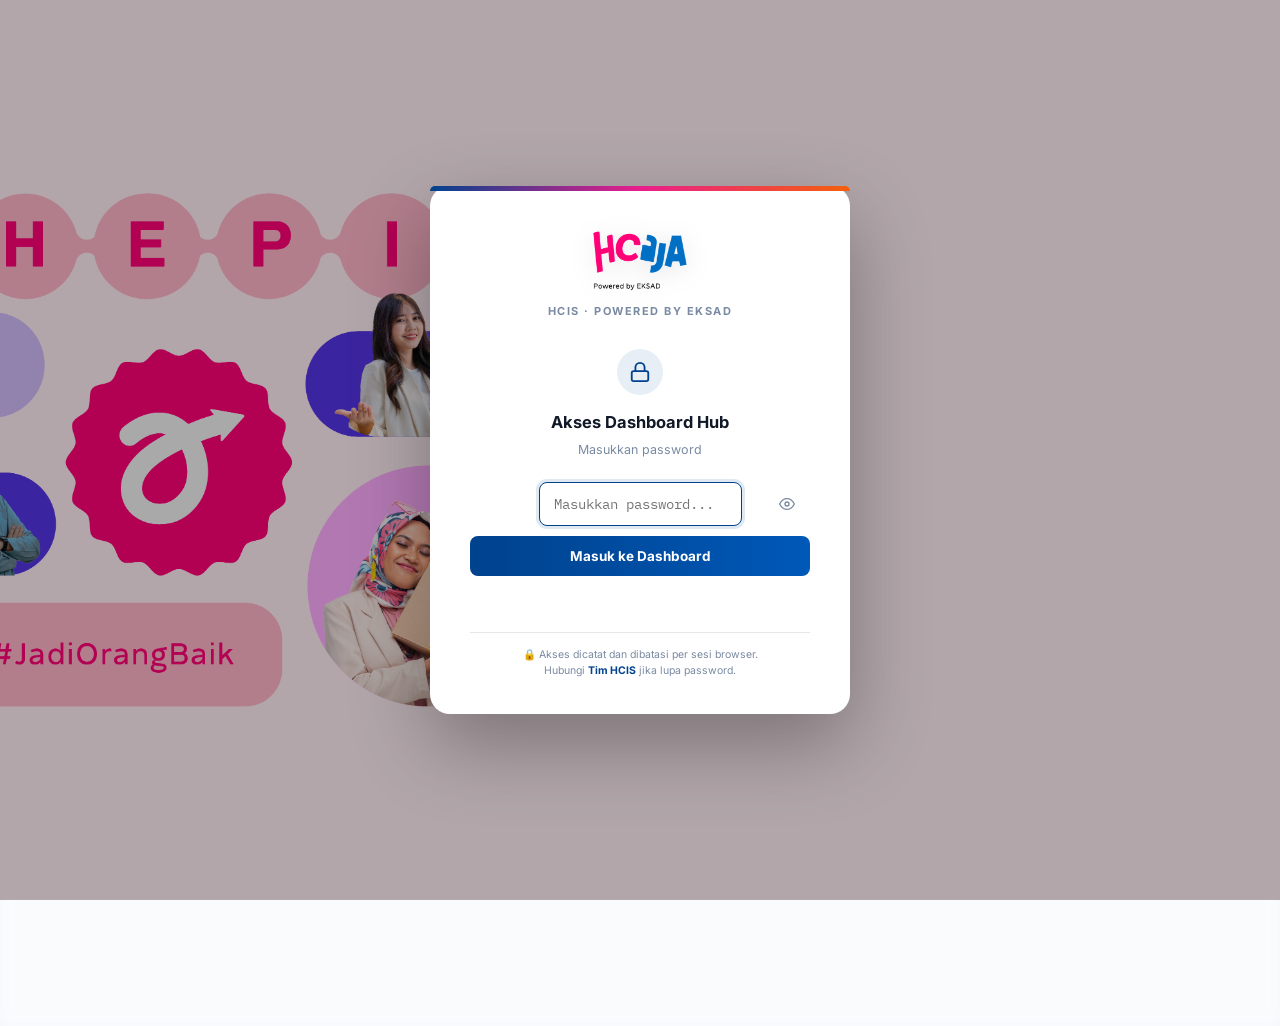
<file: index.html>
<!DOCTYPE html>
<html lang="id">
<head>
  <meta charset="UTF-8" />
  <meta name="viewport" content="width=device-width, initial-scale=1.0" />
  <title>HCIS Dashboard Hub — HCaja | Anteraja</title>
  <link rel="icon" href="data:,">
  <link rel="preconnect" href="https://fonts.googleapis.com">
  <link href="https://fonts.googleapis.com/css2?family=Inter:wght@400;500;600;700;800&family=IBM+Plex+Mono:wght@500;600;700&display=swap" rel="stylesheet">
  
  <!-- Shared Styles -->
  <link rel="stylesheet" href="hcaja-shared.css">
  
  <style>
    /* Login Screen - Background Image */
    #login-screen {
      position: fixed;
      inset: 0;
      z-index: 1000;
      background-image: url('5_HCaja_2732_x_1341.png');
      background-size: cover;
      background-position: center;
      background-attachment: fixed;
      display: flex;
      align-items: center;
      justify-content: center;
      transition: opacity 0.35s ease, visibility 0.35s ease;
      overflow: hidden;
    }

    #login-screen::before {
      content: '';
      position: absolute;
      inset: 0;
      background: rgba(0, 0, 0, 0.3);
      z-index: 1;
    }

    #login-screen.hidden {
      opacity: 0;
      visibility: hidden;
      pointer-events: none;
    }

    .login-card {
      background: var(--paper);
      border-radius: 20px;
      padding: 45px 40px 35px;
      box-shadow: 0 30px 80px rgba(0, 0, 0, 0.3);
      max-width: 420px;
      width: 92%;
      text-align: center;
      position: relative;
      z-index: 10;
    }

    .login-card::before {
      content: '';
      position: absolute;
      top: 0;
      left: 0;
      right: 0;
      height: 5px;
      border-radius: 20px 20px 0 0;
      background: linear-gradient(90deg, var(--navy) 0%, var(--magenta) 50%, var(--orange) 100%);
    }

    .brand-mark {
      display: flex;
      align-items: center;
      justify-content: center;
      margin-bottom: 12px;
    }

    .brand-mark img {
      height: 60px;
      object-fit: contain;
      filter: drop-shadow(0 4px 12px rgba(0, 0, 0, 0.1));
    }

    .brand-sub {
      font-size: 11px;
      color: var(--muted);
      letter-spacing: 1.5px;
      text-transform: uppercase;
      margin: 0 0 28px;
      font-weight: 700;
    }

    .lock-icon {
      width: 46px;
      height: 46px;
      margin: 0 auto 14px;
      border-radius: 50%;
      background: var(--navy-light);
      display: flex;
      align-items: center;
      justify-content: center;
    }

    .lock-icon svg {
      width: 22px;
      height: 22px;
      color: var(--navy);
    }

    .login-card h2 {
      margin: 0 0 6px;
      font-size: 16.5px;
    }

    .login-card p.desc {
      margin: 0 0 22px;
      font-size: 12.5px;
      color: var(--muted);
      line-height: 1.5;
    }

    .password-form {
      display: flex;
      flex-direction: column;
      gap: 10px;
    }

    .input-wrap {
      position: relative;
    }

    .toggle-eye {
      position: absolute;
      right: 11px;
      top: 50%;
      transform: translateY(-50%);
      cursor: pointer;
      color: var(--muted);
      background: none;
      border: none;
      padding: 4px;
      display: flex;
    }

    .toggle-eye svg {
      width: 16px;
      height: 16px;
    }

    .login-footer {
      margin-top: 20px;
      padding-top: 14px;
      border-top: 1px solid var(--line);
      font-size: 10.5px;
      color: var(--muted);
      line-height: 1.5;
    }

    .login-footer strong {
      color: var(--navy);
    }

    /* Dashboard */
    #app {
      display: flex;
      flex-direction: column;
      height: 100vh;
    }

    #app.locked header,
    #app.locked nav.tabbar,
    #app.locked .content {
      filter: blur(6px);
      opacity: 0.55;
      pointer-events: none;
      user-select: none;
    }

    header,
    nav.tabbar,
    .content {
      transition: filter 0.25s ease, opacity 0.25s ease;
    }

    header {
      background: var(--paper);
      border-bottom: 1px solid var(--line);
      padding: 14px 20px;
      display: flex;
      align-items: center;
      gap: 14px;
      flex-wrap: wrap;
      box-shadow: 0 1px 3px rgba(17, 24, 39, 0.04);
    }

    header .logo-mark {
      display: flex;
      align-items: center;
      gap: 8px;
      flex-shrink: 0;
    }

    header .logo-mark .hc {
      font-size: 19px;
      font-weight: 800;
      color: var(--navy);
      letter-spacing: -0.3px;
    }

    header .logo-mark .hc span {
      color: var(--magenta);
    }

    header .titles {
      margin-right: auto;
    }

    header .titles h1 {
      font-size: 15px;
    }

    header .titles p {
      margin: 1px 0 0;
      font-size: 11px;
      color: var(--muted);
    }

    header .badge {
      font-size: 10px;
    }

    header .logout-btn {
      appearance: none;
      border: 1px solid var(--line);
      background: #fff;
      cursor: pointer;
      font-family: 'Inter', sans-serif;
      font-size: 11px;
      font-weight: 600;
      color: var(--muted);
      padding: 6px 12px;
      border-radius: 6px;
      display: flex;
      align-items: center;
      gap: 5px;
      transition: border-color 0.15s, color 0.15s;
    }

    header .logout-btn:hover {
      border-color: var(--navy);
      color: var(--navy);
    }

    header .logout-btn svg {
      width: 13px;
      height: 13px;
    }

    nav.tabbar {
      background: var(--paper);
      border-bottom: 1px solid var(--line);
      display: flex;
      gap: 4px;
      padding: 0 20px;
      overflow-x: auto;
    }

    nav.tabbar button {
      appearance: none;
      border: none;
      background: none;
      cursor: pointer;
      font-family: 'Inter', sans-serif;
      font-size: 13px;
      font-weight: 600;
      color: var(--muted);
      padding: 12px 16px;
      border-bottom: 3px solid transparent;
      white-space: nowrap;
      display: flex;
      align-items: center;
      gap: 8px;
      transition: color 0.15s, border-color 0.15s;
    }

    nav.tabbar button svg {
      width: 15px;
      height: 15px;
      flex-shrink: 0;
    }

    nav.tabbar button:hover {
      color: var(--ink);
    }

    nav.tabbar button.active {
      color: var(--navy);
      border-bottom-color: var(--magenta);
    }

    .content {
      flex: 1;
      position: relative;
      min-height: 0;
    }

    .pane {
      position: absolute;
      inset: 0;
      opacity: 0;
      pointer-events: none;
      transition: opacity 0.12s;
    }

    .pane.active {
      opacity: 1;
      pointer-events: auto;
    }

    .pane iframe {
      width: 100%;
      height: 100%;
      border: none;
      display: block;
      background: #fff;
    }
  </style>
</head>
<body>

<!-- LOGIN SCREEN -->
<div id="login-screen">
  <div class="login-card">
    <div class="brand-mark">
      <img src="3_HCaja_344_x_201.png" alt="HCaja Logo" />
    </div>
    <p class="brand-sub">HCIS · Powered by EKSAD</p>

    <div class="lock-icon">
      <svg viewBox="0 0 24 24" fill="none" stroke="currentColor" stroke-width="2" stroke-linecap="round" stroke-linejoin="round">
        <rect x="3" y="11" width="18" height="11" rx="2" ry="2"></rect>
        <path d="M7 11V7a5 5 0 0 1 10 0v4"></path>
      </svg>
    </div>

    <h2>Akses Dashboard Hub</h2>
    <p class="desc">Masukkan password</p>

    <form class="password-form" id="password-form" autocomplete="off">
      <div class="input-wrap">
        <input type="password" id="password-input" placeholder="Masukkan password..." autocomplete="off" autofocus />
        <button type="button" class="toggle-eye" id="toggle-eye" tabindex="-1">
          <svg viewBox="0 0 24 24" fill="none" stroke="currentColor" stroke-width="2" stroke-linecap="round" stroke-linejoin="round">
            <path d="M1 12s4-8 11-8 11 8 11 8-4 8-11 8-11-8-11-8z"/>
            <circle cx="12" cy="12" r="3"/>
          </svg>
        </button>
      </div>
      <button type="submit" id="submit-btn" class="primary">Masuk ke Dashboard</button>
      <div class="status-msg" id="status-msg"></div>
    </form>

    <div class="login-footer">
      🔒 Akses dicatat dan dibatasi per sesi browser.<br/>
      Hubungi <strong>Tim HCIS</strong> jika lupa password.
    </div>
  </div>
</div>

<!-- MAIN DASHBOARD -->
<div id="app" class="locked">
  <header>
    <div class="logo-mark"><img src="3_HCaja_344_x_201.png" alt="HCaja" style="height: 40px; object-fit: contain;"/></div>
    <div class="titles">
      <h1>Dashboard Hub</h1>
      <p>Pilih dashboard di bawah</p>
    </div>
    <button class="logout-btn" id="logout-btn" title="Keluar dari sesi">
      <svg viewBox="0 0 24 24" fill="none" stroke="currentColor" stroke-width="2" stroke-linecap="round" stroke-linejoin="round">
        <path d="M9 21H5a2 2 0 0 1-2-2V5a2 2 0 0 1 2-2h4"/>
        <polyline points="16 17 21 12 16 7"/>
        <line x1="21" y1="12" x2="9" y2="12"/>
      </svg>
      Keluar
    </button>
  </header>

  <nav class="tabbar" id="tabbar">
    <button class="tab-btn active" data-target="leave">
      <svg viewBox="0 0 24 24" fill="none" stroke="currentColor" stroke-width="2" stroke-linecap="round" stroke-linejoin="round">
        <rect x="3" y="4" width="18" height="18" rx="2"/>
        <line x1="16" y1="2" x2="16" y2="6"/>
        <line x1="8" y1="2" x2="8" y2="6"/>
        <line x1="3" y1="10" x2="21" y2="10"/>
      </svg>
      Leave Report
    </button>
    <button class="tab-btn" data-target="issue">
      <svg viewBox="0 0 24 24" fill="none" stroke="currentColor" stroke-width="2" stroke-linecap="round" stroke-linejoin="round">
        <circle cx="12" cy="12" r="10"/>
        <line x1="12" y1="8" x2="12" y2="12"/>
        <line x1="12" y1="16" x2="12.01" y2="16"/>
      </svg>
      Support Ticket
    </button>
  </nav>

  <div class="content">
    <div class="pane active" id="pane-leave">
      <div class="loading" id="loading-leave"><div class="spinner"></div>Memuat Leave Report…</div>
      <iframe id="frame-leave" title="HCaja Leave Report"></iframe>
    </div>
    <div class="pane" id="pane-issue">
      <div class="loading" id="loading-issue"><div class="spinner"></div>Memuat Support Ticket Dashboard…</div>
      <iframe id="frame-issue" title="HCIS Support Ticket Dashboard"></iframe>
    </div>
  </div>
</div>

<!-- Auth Library -->
<script src="hcaja-auth.js"></script>

<!-- Main Application -->
<script>
  // Initialize HCaja Auth
  HCajaAuth.init({
    passwordHash: '09db4543b26033fab5f872e5be8886d49e08eaeb2697e83b79b7a65394a390c0',
    sessionSecret: 'ed1068cb08e146daa58613083eda8899abb8a2c7a3c54347af53773d7168ec90'
  });

  // UI Elements
  const loginScreen = document.getElementById('login-screen');
  const app = document.getElementById('app');
  const form = document.getElementById('password-form');
  const input = document.getElementById('password-input');
  const status = document.getElementById('status-msg');
  const card = document.querySelector('.login-card');
  const submitBtn = document.getElementById('submit-btn');

  // Boot: Check existing session
  async function boot() {
    if (await HCajaAuth.checkSession()) {
      // Lazy load Leave Report
      if (!document.getElementById('frame-leave').src) {
        document.getElementById('frame-leave').src = 'leave_report.html';
        loadedTabs.leave = true;
      }
      unlockDashboard();
    } else {
      const params = new URLSearchParams(window.location.search);
      if (params.get('blocked') === '1') {
        status.className = 'status-msg warn';
        status.textContent = 'Sesi tidak valid — silakan login kembali.';
      }
    }
  }

  function unlockDashboard() {
    loginScreen.classList.add('hidden');
    app.classList.remove('locked');
    // Lazy load Leave Report setelah login
    if (!document.getElementById('frame-leave').src) {
      document.getElementById('frame-leave').src = 'leave_report.html';
      loadedTabs.leave = true;
    }
  }

  // Form Submit
  form.addEventListener('submit', async function(e) {
    e.preventDefault();
    submitBtn.disabled = true;

    const password = input.value;
    input.value = '';

    const result = await HCajaAuth.validatePassword(password);

    if (result.locked) {
      status.className = 'status-msg warn';
      const seconds = Math.ceil(result.remainingMs / 1000);
      let countdown = seconds;

      const timer = setInterval(() => {
        if (countdown <= 0) {
          clearInterval(timer);
          status.textContent = '';
          submitBtn.disabled = false;
          input.disabled = false;
        } else {
          status.textContent = `Terlalu banyak percobaan. Coba lagi dalam ${countdown} detik.`;
          countdown--;
        }
      }, 1000);

      input.disabled = true;
      status.textContent = result.message;
      return;
    }

    if (result.success) {
      status.className = 'status-msg';
      status.textContent = '';
      unlockDashboard();
    } else {
      status.className = 'status-msg error';
      status.textContent = result.message;
      input.classList.add('error');
      card.classList.add('shake');
      setTimeout(() => {
        input.classList.remove('error');
        card.classList.remove('shake');
      }, 400);
    }

    submitBtn.disabled = false;
  });

  // Toggle Password Visibility
  document.getElementById('toggle-eye').addEventListener('click', function() {
    input.type = input.type === 'password' ? 'text' : 'password';
  });

  // Logout
  document.getElementById('logout-btn').addEventListener('click', function() {
    HCajaAuth.logout();
    window.location.reload();
  });

  // Tab Navigation
  let loadedTabs = { leave: true, issue: false };

  function hideLoading(id) {
    const el = document.getElementById(id);
    if (el) el.style.display = 'none';
  }

  document.getElementById('frame-leave').addEventListener('load', function() {
    hideLoading('loading-leave');
  });

  document.getElementById('frame-issue').addEventListener('load', function() {
    hideLoading('loading-issue');
  });

  document.getElementById('tabbar').addEventListener('click', function(e) {
    const btn = e.target.closest('.tab-btn');
    if (!btn) return;

    const target = btn.getAttribute('data-target');
    document.querySelectorAll('.tab-btn').forEach(b => b.classList.remove('active'));
    btn.classList.add('active');

    document.querySelectorAll('.pane').forEach(p => p.classList.remove('active'));
    document.getElementById('pane-' + target).classList.add('active');

    if (target === 'issue' && !loadedTabs.issue) {
      document.getElementById('frame-issue').src = 'issue_sum.html';
      loadedTabs.issue = true;
    }
  });

  // Security: Prevent common attacks (disable DevTools opening)
  document.addEventListener('contextmenu', e => e.preventDefault());
  document.addEventListener('keydown', function(e) {
    if (e.key === 'F12' ||
        (e.ctrlKey && e.shiftKey && (e.key === 'I' || e.key === 'J' || e.key === 'C')) ||
        (e.ctrlKey && e.key === 'u')) {
      e.preventDefault();
    }
  });

  // Boot application
  boot();
</script>

</body>
</html>
</file>
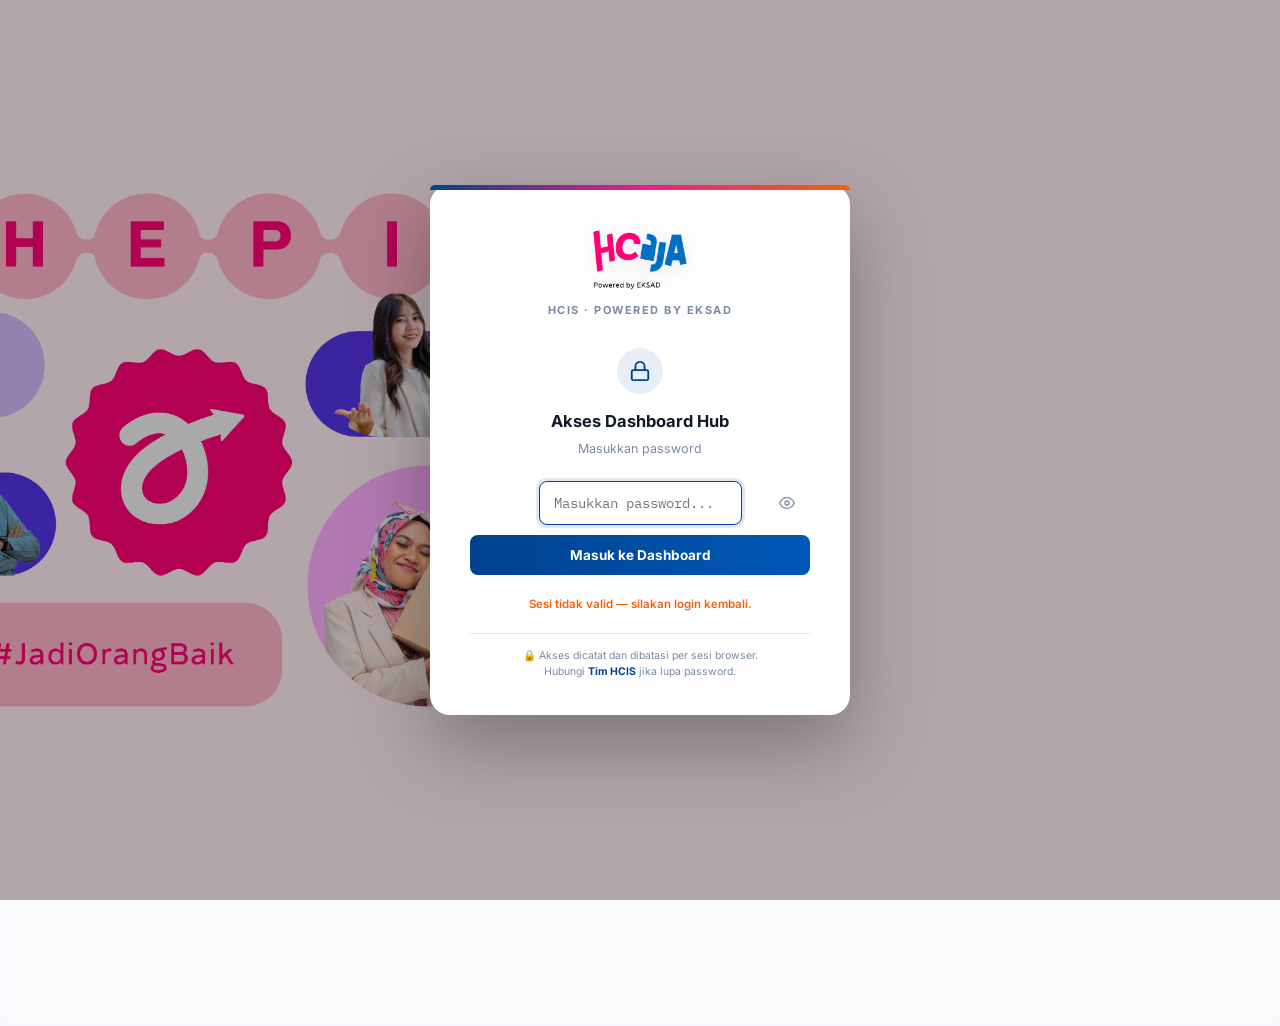
<file: issue_sum (1).html>
<!DOCTYPE html>
<html lang="id">
<head>
<meta charset="UTF-8" />
<meta name="viewport" content="width=device-width, initial-scale=1.0" />
<title>HCIS Support Issue Dashboard</title>

<!-- ===== HCIS AUTH GUARD — jangan hapus / pindah, harus paling atas ===== -->
<script>
(function(){
  var SESSION_SECRET = 'ed1068cb08e146daa58613083eda8899abb8a2c7a3c54347af53773d7168ec90';
  var SESSION_KEY     = 'hcaja_session';
  var SESSION_MAX_AGE = 8 * 60 * 60 * 1000;
  async function sha256(str){
    var buf = await crypto.subtle.digest('SHA-256', new TextEncoder().encode(str));
    return Array.from(new Uint8Array(buf)).map(b => b.toString(16).padStart(2,'0')).join('');
  }
  async function isSessionValid(){
    try{
      var raw = sessionStorage.getItem(SESSION_KEY);
      if(!raw) return false;
      var s = JSON.parse(raw);
      if(!s.token || !s.proof || !s.issuedAt) return false;
      if(Date.now() - s.issuedAt > SESSION_MAX_AGE) return false;
      var expected = await sha256(s.token + ':' + SESSION_SECRET);
      return expected === s.proof;
    } catch(e){ return false; }
  }
  document.documentElement.style.visibility = 'hidden';
  isSessionValid().then(function(valid){
    if(valid){ document.documentElement.style.visibility = 'visible'; }
    else { window.location.replace('index.html?blocked=1'); }
  });
})();
</script>
<!-- ===== END AUTH GUARD ===== -->
<link rel="preconnect" href="https://fonts.googleapis.com">
<link href="https://fonts.googleapis.com/css2?family=Inter:wght@400;500;600;700;800&family=IBM+Plex+Mono:wght@500;600;700&display=swap" rel="stylesheet">
<script>
  // Resilient library loader: tries cdnjs first, falls back to jsDelivr if it fails.
  function loadScript(urls){
    return new Promise((resolve, reject)=>{
      let i = 0;
      function tryNext(){
        if(i >= urls.length){ reject(new Error("Semua sumber CDN gagal dimuat")); return; }
        const s = document.createElement("script");
        s.src = urls[i];
        s.onload = ()=>resolve();
        s.onerror = ()=>{ i++; tryNext(); };
        document.head.appendChild(s);
      }
      tryNext();
    });
  }
  window.__libsReady = Promise.all([
    loadScript([
      "https://cdnjs.cloudflare.com/ajax/libs/PapaParse/5.4.1/papaparse.min.js",
      "https://cdn.jsdelivr.net/npm/papaparse@5.4.1/papaparse.min.js",
    ]),
    loadScript([
      "https://cdnjs.cloudflare.com/ajax/libs/Chart.js/4.4.1/chart.umd.min.js",
      "https://cdn.jsdelivr.net/npm/chart.js@4.4.1/dist/chart.umd.min.js",
    ]),
  ]);
</script>
<style>
  :root{
    --navy:#496AAA; --navy-deep:#334155; --navy-light:#496AAA;
    --magenta:#ED0677; --orange:#D97706; --ink:#111827; --paper:#FFFFFF;
    --muted:#7A8AA3; --muted2:#94A3B8; --line:#E5E7EB; --line2:#EEF1F7;
    --green:#16A34A; --purple:#841945;
    --c-critical:#DC2626; --c-high:#ED0677; --c-medium:#D97706; --c-low:#496AAA;
  }
  *{ box-sizing:border-box; }
  body{ margin:0; background:var(--paper); font-family:'Inter',sans-serif; color:var(--ink); }
  ::-webkit-scrollbar{ height:8px; width:8px; }
  ::-webkit-scrollbar-thumb{ background:#C7D0E0; border-radius:8px; }
  .mono{ font-family:'IBM Plex Mono',monospace; }
  .wrap{ max-width:1400px; margin:0 auto; padding:0 20px; }
  @media(min-width:768px){ .wrap{ padding:0 32px; } }

  /* sticky control bar (matches HCaja Leave Report pattern) */
  .stickybar{ position:sticky; top:0; z-index:20; background:#FFFFFF; border-bottom:1px solid var(--line); padding:12px 20px; display:flex; align-items:center; gap:12px; flex-wrap:wrap; }
  @media(min-width:768px){ .stickybar{ padding:12px 32px; } }
  .stickybar img{ height:28px; width:auto; flex-shrink:0; }
  .stickybar-title{ color:var(--ink); font-weight:600; font-size:13.5px; margin-right:auto; min-width:150px; }
  .stickybar-sub{ color:var(--muted); font-weight:400; font-size:10.5px; margin-top:1px; }
  .sync-time{ font-size:11px; color:var(--muted); }
  .btn-refresh{ display:flex; align-items:center; gap:6px; padding:7px 12px; border-radius:8px; font-size:12px; font-weight:500; color:#fff; background:var(--magenta); border:none; cursor:pointer; }
  .btn-refresh svg{ width:13px; height:13px; }
  .btn-refresh.spin svg{ animation:spin 1s linear infinite; }
  @keyframes spin{ to{ transform:rotate(360deg); } }

  /* hero card */
  .hero{ background:#fff; border-radius:16px; border:1px solid var(--line); box-shadow:0 1px 3px rgba(11,18,32,.04); overflow:hidden; }
  .hero-accent{ height:4px; background:var(--magenta); }
  .hero-body{ padding:28px 20px; text-align:center; }
  .hero-body img{ height:34px; width:auto; }
  .hero-eyebrow{ font-size:10.5px; letter-spacing:1.5px; color:var(--muted); font-weight:600; margin-top:8px; }
  .hero-title{ margin:12px 0 4px; font-size:26px; font-weight:700; color:var(--ink); }
  .hero-sub{ font-size:13px; color:var(--muted); }

  .content{ display:flex; flex-direction:column; gap:24px; padding:24px 0; }

  /* pills */
  .filterbar{ display:flex; flex-wrap:wrap; align-items:center; gap:12px; justify-content:space-between; }
  .pillrow{ display:flex; align-items:center; gap:8px; overflow-x:auto; padding-bottom:4px; }
  .pillrow-label{ font-size:12px; font-weight:600; color:var(--muted); margin-right:2px; flex-shrink:0; }
  .pill{ padding:6px 14px; border-radius:999px; font-size:13px; font-weight:500; white-space:nowrap; cursor:pointer; background:#fff; color:var(--navy-deep); border:1px solid var(--line); transition:.15s; }
  .pill.active{ background:var(--magenta); color:#fff; border-color:var(--magenta); box-shadow:0 2px 8px rgba(237,6,119,.30); }

  .card{ border-radius:16px; background:#fff; border:1px solid var(--line); box-shadow:0 1px 3px rgba(11,18,32,.04); }
  .p5{ padding:20px; } .p4{ padding:16px; }

  /* score row */
  .score-row{ display:grid; grid-template-columns:1fr; gap:16px; }
  @media(min-width:768px){ .score-row{ grid-template-columns:1fr 1fr; } }
  .score-card{ display:flex; align-items:center; gap:20px; }
  .gauge-wrap{ position:relative; width:96px; height:96px; flex-shrink:0; }
  .gauge-wrap svg{ transform:rotate(-90deg); }
  .gauge-center{ position:absolute; inset:0; display:flex; flex-direction:column; align-items:center; justify-content:center; }
  .gauge-num{ font-weight:700; font-size:22px; }
  .gauge-sub{ font-size:10px; color:var(--muted2); }
  .score-label-eyebrow{ font-size:12px; font-weight:600; text-transform:uppercase; letter-spacing:.04em; color:var(--muted); margin:0; }
  .score-label-title{ font-weight:700; font-size:17px; margin:3px 0 0; }
  .score-label-title span{ color:var(--muted2); font-weight:500; }
  .weight-chips{ display:flex; flex-wrap:wrap; gap:6px; margin-top:12px; }
  .chip{ font-size:11px; padding:4px 8px; border-radius:6px; font-weight:500; }
  .qgrid{ display:grid; grid-template-columns:repeat(4,1fr); gap:8px; }
  .qcell{ border-radius:12px; padding:12px; text-align:center; cursor:pointer; border:1px solid var(--line); background:#F1F4F9; transition:.15s; }
  .qcell:hover{ transform:scale(1.03); }
  .qcell .qlabel{ font-size:11px; font-weight:600; color:var(--muted); }
  .qcell .qval{ font-weight:700; font-size:20px; margin-top:4px; color:#B7C1D1; }
  .qcell .qnote{ font-size:10px; margin-top:2px; color:var(--muted2); }
  .backlink{ font-size:11px; font-weight:500; margin-top:12px; color:var(--navy); text-decoration:underline; cursor:pointer; background:none; border:none; padding:0; }

  /* kpi */
  .kpi-grid{ display:grid; grid-template-columns:repeat(2,1fr); gap:12px; }
  @media(min-width:768px){ .kpi-grid{ grid-template-columns:repeat(5,1fr); } }
  .kpi-card{ display:flex; align-items:flex-start; justify-content:space-between; }
  .kpi-label{ font-size:11px; font-weight:600; text-transform:uppercase; letter-spacing:.04em; color:var(--muted); margin:0; }
  .kpi-value{ font-weight:700; font-size:24px; margin:6px 0 0; }
  .kpi-sub{ font-size:11px; color:var(--muted2); margin:4px 0 0; }
  .kpi-icon{ width:36px; height:36px; border-radius:10px; display:flex; align-items:center; justify-content:center; flex-shrink:0; }
  .kpi-icon svg{ width:18px; height:18px; }

  /* priority breakdown */
  .pri-row{ display:grid; grid-template-columns:1fr; gap:16px; }
  @media(min-width:768px){ .pri-row{ grid-template-columns:1fr 1fr; } }
  .pri-title{ font-size:14px; font-weight:700; margin:0 0 16px; }

  /* parameter panel */
  .param-grid{ display:flex; flex-direction:column; gap:16px; }
  .param-card-title{ font-size:15px; font-weight:700; margin:0 0 4px; display:flex; align-items:center; gap:8px; }
  .param-card-desc{ font-size:13px; color:var(--muted); margin:0 0 16px; line-height:1.6; }
  .param-formula{ font-family:'IBM Plex Mono',monospace; font-size:13px; background:#F8FAFD; border:1px solid var(--line); border-radius:10px; padding:14px 16px; color:var(--ink); line-height:1.7; overflow-x:auto; margin-bottom:16px; }
  .param-step{ font-size:13px; color:var(--ink); margin:0 0 6px; padding-left:18px; position:relative; }
  .param-step::before{ content:"→"; position:absolute; left:0; color:var(--magenta); font-weight:700; }
  .param-table{ width:100%; border-collapse:collapse; font-size:13px; margin-top:12px; }
  .param-table th{ text-align:left; padding:8px 12px; font-size:11px; font-weight:600; color:#64748B; background:#F4F6FB; white-space:nowrap; }
  .param-table td{ padding:8px 12px; border-top:1px solid var(--line2); }
  .param-two-col{ display:grid; grid-template-columns:1fr; gap:16px; }
  @media(min-width:1024px){ .param-two-col{ grid-template-columns:1fr 1fr; } }
  .pri-grid{ display:grid; grid-template-columns:repeat(4,1fr); gap:8px; }
  .pri-cell{ border-radius:12px; padding:12px; text-align:center; }
  .pri-num{ font-weight:700; font-size:22px; }
  .pri-name{ font-size:11px; font-weight:500; color:#64748B; margin-top:4px; }

  /* charts */
  .chart-row{ display:grid; grid-template-columns:1fr; gap:16px; }
  @media(min-width:1024px){ .chart-row{ grid-template-columns:2fr 3fr; } }
  .chart-title{ font-size:14px; font-weight:700; margin:0 0 2px; }
  .chart-sub{ font-size:12px; color:var(--muted2); margin:0 0 12px; }
  .chart-box{ height:260px; }
  .empty-chart{ height:260px; display:flex; align-items:center; justify-content:center; font-size:13px; color:#B7C1D1; }

  /* table */
  .tablebar{ display:flex; flex-wrap:wrap; align-items:center; justify-content:space-between; gap:12px; margin-bottom:16px; }
  .tabgroup{ display:flex; gap:8px; }
  .controls{ display:flex; align-items:center; gap:8px; flex-wrap:wrap; }
  .search-wrap{ position:relative; }
  .search-wrap svg{ position:absolute; left:9px; top:50%; transform:translateY(-50%); width:14px; height:14px; color:var(--muted2); }
  .search-wrap input{ padding:7px 28px 7px 30px; border-radius:8px; border:1px solid var(--line); font-size:13px; width:200px; outline:none; font-family:'Inter',sans-serif; }
  .search-clear{ position:absolute; right:9px; top:50%; transform:translateY(-50%); width:13px; height:13px; color:var(--muted2); cursor:pointer; display:none; }
  select{ padding:7px 26px 7px 12px; border-radius:8px; border:1px solid var(--line); font-size:13px; background:#fff; outline:none; -webkit-appearance:none; appearance:none; font-family:'Inter',sans-serif; }
  .table-scroll{ overflow-x:auto; }
  table{ width:100%; border-collapse:collapse; font-size:13px; }
  thead tr{ background:#F4F6FB; }
  th{ text-align:left; padding:8px 12px; font-size:11px; font-weight:600; color:#64748B; white-space:nowrap; }
  td{ padding:8px 12px; border-top:1px solid var(--line2); }
  td.trunc{ max-width:320px; overflow:hidden; text-overflow:ellipsis; white-space:nowrap; }
  .badge{ display:inline-flex; align-items:center; padding:2px 8px; border-radius:6px; font-size:11px; font-weight:600; }
  .empty-row td{ text-align:center; padding:32px; color:#B7C1D1; }
  .loadmore-wrap{ display:flex; justify-content:center; margin-top:16px; }
  .btn-loadmore{ padding:9px 16px; border-radius:8px; font-size:13px; font-weight:500; background:#F1F4F9; color:var(--navy); border:none; cursor:pointer; }

  .footnote{ text-align:center; font-size:12px; color:#B7C1D1; padding-bottom:8px; }

  /* full-screen states */
  .state-screen{ min-height:100vh; display:flex; flex-direction:column; align-items:center; justify-content:center; gap:12px; text-align:center; padding:24px; }
  .state-screen svg{ width:28px; height:28px; }
  .state-screen p.title{ font-weight:600; font-size:15px; margin:0; }
  .state-screen p.desc{ font-size:13px; color:#64748B; max-width:420px; margin:0; }
  .btn-retry{ margin-top:6px; padding:9px 16px; border-radius:8px; font-size:13px; font-weight:500; color:#fff; background:var(--magenta); border:none; cursor:pointer; }
  .spin{ animation:spin 1s linear infinite; }
  #app{ display:none; }
</style>
</head>
<body>

<div id="loadingState" class="state-screen">
  <svg class="spin" viewBox="0 0 24 24" fill="none" stroke="#ED0677" stroke-width="2"><path d="M21 12a9 9 0 1 1-6.219-8.56"/></svg>
  <p class="desc">Memuat data issue dari HCaja Log…</p>
</div>

<div id="errorState" class="state-screen" style="display:none;">
  <svg viewBox="0 0 24 24" fill="none" stroke="#D97706" stroke-width="2"><path d="M10.29 3.86 1.82 18a2 2 0 0 0 1.71 3h16.94a2 2 0 0 0 1.71-3L13.71 3.86a2 2 0 0 0-3.42 0Z"/><line x1="12" y1="9" x2="12" y2="13"/><line x1="12" y1="17" x2="12.01" y2="17"/></svg>
  <p class="title">Gagal memuat data</p>
  <p class="desc" id="errorMsg">Pastikan link publish CSV masih aktif dan sheet dapat diakses publik.</p>
  <button class="btn-retry" onclick="loadData()">Coba Lagi</button>
</div>

<div id="app">
  <div class="stickybar">
    <img id="stickyLogo" src="" alt="HCaja" />
    <div>
      <div class="stickybar-title">HCIS Support Issue Dashboard</div>
      <div class="stickybar-sub">Log HCaja · Issue &amp; Support Tracking <span class="sync-time" id="syncTime"></span></div>
    </div>
    <button class="btn-refresh" id="refreshBtn" onclick="loadData()">
      <svg viewBox="0 0 24 24" fill="none" stroke="currentColor" stroke-width="2"><path d="M21 12a9 9 0 1 1-6.219-8.56"/></svg>
      Refresh
    </button>
  </div>

  <div class="wrap" style="padding-top:24px;">
    <div class="hero">
      <div class="hero-accent"></div>
      <div class="hero-body">
        <img id="heroLogo" src="" alt="HCaja" />
        <div class="hero-eyebrow">HCIS &middot; PT TRI ADI BERSAMA (ANTERAJA)</div>
        <h1 class="hero-title">Dashboard Issue &amp; Support HCaja</h1>
        <div class="hero-sub" id="heroSub">Log HCaja Issue Tracking</div>
      </div>
    </div>
  </div>

  <div class="wrap content">
    <div class="filterbar">
      <div class="pillrow" id="yearPills"><span class="pillrow-label">TAHUN</span></div>
      <div class="pillrow" id="quarterPills"><span class="pillrow-label">QUARTER</span></div>
    </div>

    <div id="dashboardPanel">
    <div class="score-row">
    <div class="card p5 score-card" id="overallScoreCard"></div>
      <div class="card p5" id="quarterlyScoreCard"></div>
    </div>

    <div class="kpi-grid" id="kpiGrid"></div>

    <div class="pri-row">
      <div class="card p5">
        <p class="pri-title">Outstanding by Priority</p>
        <div class="pri-grid" id="priOutstanding"></div>
      </div>
      <div class="card p5">
        <p class="pri-title">Done by Priority</p>
        <div class="pri-grid" id="priDone"></div>
      </div>
    </div>

    <div class="chart-row">
      <div class="card p5">
        <p class="chart-title">Issue Done by Modul</p>
        <p class="chart-sub" id="pieSub"></p>
        <div class="chart-box"><canvas id="modulChart"></canvas></div>
      </div>
      <div class="card p5">
        <p class="chart-title">Trend Issue per Bulan</p>
        <p class="chart-sub" id="lineSub"></p>
        <div class="chart-box"><canvas id="trendChart"></canvas></div>
      </div>
    </div>

    <div class="card p5">
      <div class="tablebar">
        <div class="tabgroup">
          <div class="pill" id="tabOutstanding" onclick="setTableTab('outstanding')">Issue Outstanding (0)</div>
          <div class="pill" id="tabSolved" onclick="setTableTab('solved')">Issue Solved (0)</div>
        </div>
        <div class="controls">
          <div class="search-wrap">
            <svg viewBox="0 0 24 24" fill="none" stroke="currentColor" stroke-width="2"><circle cx="11" cy="11" r="8"/><line x1="21" y1="21" x2="16.65" y2="16.65"/></svg>
            <input id="searchInput" placeholder="Cari issue, PIC, modul…" oninput="onSearch(this.value)" />
            <svg class="search-clear" id="searchClear" viewBox="0 0 24 24" fill="none" stroke="currentColor" stroke-width="2" onclick="clearSearch()"><line x1="18" y1="6" x2="6" y2="18"/><line x1="6" y1="6" x2="18" y2="18"/></svg>
          </div>
          <select id="modulSelect" onchange="onModulFilter(this.value)"></select>
        </div>
      </div>
      <div class="table-scroll">
        <table>
          <thead>
            <tr id="tableHeadRow"></tr>
          </thead>
          <tbody id="tableBody"></tbody>
        </table>
      </div>
      <div class="loadmore-wrap" id="loadMoreWrap" style="display:none;">
        <button class="btn-loadmore" id="loadMoreBtn" onclick="loadMore()"></button>
      </div>
    </div>
    </div><!-- /#dashboardPanel -->

    <div id="parameterPanel" style="display:none;"></div>

    <div style="display:flex; align-items:center; justify-content:center; gap:14px; padding-top:4px;">
      <img src="" id="footerLogoHcaja" alt="HCaja" style="height:18px; width:auto; opacity:0.85;" />
      <img src="" id="footerLogoAnteraja" alt="Anteraja" style="height:16px; width:auto; opacity:0.85;" />
    </div>
    <p class="footnote">Data ditarik langsung dari Google Sheet "Log HCaja" (tab Issue) · Status HOLD dikecualikan dari seluruh perhitungan</p>
  </div>
</div>

<script>
/* ============================================================
   CONFIG
   ============================================================ */
const CSV_URL = "https://docs.google.com/spreadsheets/d/e/2PACX-1vQKGykhyTBVFeflJKgcxc-frajjDvY9ZEmlk9zMp-xVsI1t1XIatS98lTlFdBFMF9qPcAGxug2XnjnR/pub?gid=0&single=true&output=csv";

const BRAND = { navy:"#496AAA", navyDeep:"#334155", magenta:"#ED0677", orange:"#D97706" };

const LOGO_HCAJA = "[data-uri]";
const LOGO_ANTERAJA = "[data-uri]";

const PRI_COLOR = { Critical:"#DC2626", High:"#ED0677", Medium:"#D97706", Low:"#496AAA" };
const PRIORITIES = ["Critical","High","Medium","Low"];
const WEIGHTS = { Critical:0.4, High:0.3, Medium:0.2, Low:0.1 };
const MONTHS_ID = ["Jan","Feb","Mar","Apr","Mei","Jun","Jul","Agu","Sep","Okt","Nov","Des"];

const SLA_PARAMS = {
  Critical:[{max:0.2,score:5,label:"Ideal"},{max:0.41,score:4,label:"Cukup Baik"},{max:1,score:3,label:"Terlalu Lama"},{max:2,score:2,label:"Buruk"},{max:999,score:1,label:"Sangat Buruk"}],
  High:[{max:2,score:5,label:"Ideal"},{max:3,score:4,label:"Cukup Baik"},{max:5,score:3,label:"Terlalu Lama"},{max:7,score:2,label:"Buruk"},{max:999,score:1,label:"Sangat Buruk"}],
  Medium:[{max:3,score:5,label:"Ideal"},{max:5,score:4,label:"Cukup Baik"},{max:10,score:3,label:"Terlalu Lama"},{max:15,score:2,label:"Buruk"},{max:999,score:1,label:"Sangat Buruk"}],
  Low:[{max:5,score:5,label:"Ideal"},{max:10,score:4,label:"Cukup Baik"},{max:20,score:3,label:"Terlalu Lama"},{max:30,score:2,label:"Buruk"},{max:999,score:1,label:"Sangat Buruk"}],
};

/* ============================================================
   HELPERS
   ============================================================ */
function parseDDMMYYYY(str){
  if(!str || typeof str !== "string") return null;
  const s = str.trim();
  if(!s || s === "-") return null;
  const parts = s.split(/[\/\-]/);
  if(parts.length !== 3) return null;
  let [d,m,y] = parts.map(p=>parseInt(p,10));
  if(y < 100) y += 2000;
  if(!d || !m || !y) return null;
  const dt = new Date(y, m-1, d);
  if(isNaN(dt.getTime())) return null;
  return dt;
}
function normalizePriority(p){
  if(!p) return null;
  const s = p.toString().trim().toLowerCase();
  return PRIORITIES.find(x=>x.toLowerCase()===s) || null;
}
function isDoneStatus(status){ return (status||"").toString().trim().toLowerCase()==="done"; }
function isHoldStatus(status){ return (status||"").toString().trim().toLowerCase()==="hold"; }
function daysBetween(a,b){ return Math.max(0, Math.round((b-a)/(1000*60*60*24))); }
function getScoreFromDays(priority, days){
  const table = SLA_PARAMS[priority];
  if(!table || days==null) return null;
  for(const row of table){ if(days<=row.max) return row.score; }
  return table[table.length-1].score;
}
function fmtDateTime(d){
  const p = (n)=>String(n).padStart(2,"0");
  return `${p(d.getDate())}/${p(d.getMonth()+1)}/${d.getFullYear()} ${p(d.getHours())}:${p(d.getMinutes())}`;
}
function fmtDate(d){
  if(!d) return "-";
  return d.toLocaleDateString("id-ID",{day:"2-digit",month:"short",year:"numeric"});
}
function scoreLabel(score){
  if(score==null || isNaN(score)) return { id:"Belum Ada Data", en:"No Data", tone:"#94A3B8" };
  if(score<1) return { id:"Sangat Buruk", en:"Very Poor Support", tone:"#DC2626" };
  if(score<2) return { id:"Buruk", en:"Poor Support", tone:"#F4600C" };
  if(score<3) return { id:"Perlu Peningkatan", en:"Needs Improvement", tone:"#F5A623" };
  if(score<4) return { id:"Baik", en:"Good Support", tone:"#2E64AC" };
  return { id:"Sangat Baik", en:"Excellent Support", tone:"#16A34A" };
}
function esc(str){
  const d = document.createElement("div"); d.textContent = str ?? ""; return d.innerHTML;
}

/* ============================================================
   DATA PROCESSING
   ============================================================ */
function processRows(raw){
  const rows = [];
  for(const r of raw){
    const no = (r["No"]||"").toString().trim();
    const title = (r["List Issue & Request Support"]||"").toString().trim();
    if(!no && !title) continue;

    const status = (r["Status"]||"").toString().trim();
    if(isHoldStatus(status)) continue;

    const priority = normalizePriority(r["Priority"]);
    const raisedDate = parseDDMMYYYY(r["Raised Date"]);
    const solveDate = parseDDMMYYYY(r["Solve Date"]);
    const targetDate = parseDDMMYYYY(r["Target"]);
    if(!raisedDate) continue;

    let lamanya = parseFloat(r["Lamanya Issue"]);
    if(isNaN(lamanya)){
      const end = solveDate || new Date();
      lamanya = daysBetween(raisedDate, end);
    }

    // Score — validate raw sheet value is a genuine 1-5 SLA score.
    // Guards against dirty/contaminated cells (e.g. a stray value bleeding
    // into "Score") which previously caused averages to exceed 5.
    let score = parseFloat(r["Score"]);
    if(isNaN(score) || score < 1 || score > 5){ score = priority ? getScoreFromDays(priority, lamanya) : null; }
    if(score != null) score = Math.min(5, Math.max(1, score));
    if(isNaN(score)) score = null;

    let qNum=null, qYear=null;
    const pq = (r["Periode Quarterly"]||"").toString().trim();
    const m = pq.match(/Q(\d)\s+(\d{4})/i);
    if(m){ qNum=parseInt(m[1],10); qYear=parseInt(m[2],10); }
    else{ qNum = Math.floor(raisedDate.getMonth()/3)+1; qYear = raisedDate.getFullYear(); }

    rows.push({
      no, title,
      desc:(r["Desc"]||"").toString().trim(),
      modul:(r["Modul"]||"Others").toString().trim() || "Others",
      raisedDate, priority: priority || "Low",
      status: status || "Unknown",
      pic:(r["PIC"]||"").toString().trim(),
      targetDate, solveDate,
      notes:(r["Notes"]||"").toString().trim(),
      lamanya, score,
      quarterNum:qNum, year:qYear,
      done:isDoneStatus(status),
    });
  }
  return rows;
}

function avgScoreForPriority(rows, priority){
  const vals = rows.filter(r=>r.priority===priority && r.done && r.score!=null).map(r=>r.score);
  if(vals.length===0) return 5;
  return vals.reduce((a,b)=>a+b,0)/vals.length;
}
function quarterlyScoreCalc(rows){
  let total=0;
  for(const [p,w] of Object.entries(WEIGHTS)) total += avgScoreForPriority(rows,p)*w;
  return total;
}
// Overall (year) = average of each quarter's score, counting ONLY quarters
// that actually have at least one issue raised in them. A future/empty
// quarter (e.g. Q4 with no data yet) is excluded rather than fallback-filled,
// so it doesn't artificially inflate or drag the yearly figure.
function quarterBreakdownForYear(rowsYear){
  const out = [];
  [1,2,3,4].forEach((q)=>{
    const qr = rowsYear.filter(r=>r.quarterNum===q);
    if(qr.length > 0) out.push({ q, score: quarterlyScoreCalc(qr) });
  });
  return out;
}
function overallScoreCalc(rowsYear){
  const parts = quarterBreakdownForYear(rowsYear);
  if(parts.length === 0) return 0;
  return parts.reduce((a,p)=>a+p.score,0) / parts.length;
}

/* ============================================================
   STATE
   ============================================================ */
let rawRows = [];
let years = [];
let state = {
  viewMode:"dashboard", // "dashboard" | "parameter"
  selectedYear:null, selectedQuarter:"All",
  tableTab:"outstanding", search:"", modulFilter:"All", visibleCount:25,
};
let modulChartInstance=null, trendChartInstance=null;

/* ============================================================
   LOAD
   ============================================================ */
async function loadData(){
  document.getElementById("loadingState").style.display="flex";
  document.getElementById("errorState").style.display="none";
  document.getElementById("app").style.display="none";
  const refreshBtn = document.getElementById("refreshBtn");
  if(refreshBtn) refreshBtn.classList.add("spin");
  document.getElementById("stickyLogo").src = LOGO_HCAJA;
  document.getElementById("heroLogo").src = LOGO_HCAJA;
  document.getElementById("footerLogoHcaja").src = LOGO_HCAJA;
  document.getElementById("footerLogoAnteraja").src = LOGO_ANTERAJA;

  try{
    const res = await fetch(CSV_URL, { cache:"no-store" });
    if(!res.ok) throw new Error("HTTP " + res.status);
    const text = await res.text();
    const parsed = Papa.parse(text, { header:true, skipEmptyLines:"greedy" });
    rawRows = processRows(parsed.data);
    years = [...new Set(rawRows.map(r=>r.year))].sort((a,b)=>b-a);
    if(years.length && !years.includes(state.selectedYear)) state.selectedYear = years[0];

    document.getElementById("syncTime").textContent = "Sinkron: " + fmtDateTime(new Date());
    document.getElementById("loadingState").style.display="none";
    document.getElementById("app").style.display="block";
    renderAll();
  }catch(e){
    document.getElementById("loadingState").style.display="none";
    document.getElementById("errorMsg").textContent = (e.message||"Gagal memuat data") + ". Pastikan link publish CSV masih aktif dan sheet dapat diakses publik.";
    document.getElementById("errorState").style.display="flex";
  }finally{
    if(refreshBtn) refreshBtn.classList.remove("spin");
  }
}

/* ============================================================
   DERIVED GETTERS
   ============================================================ */
function getRowsYear(){ return state.selectedYear ? rawRows.filter(r=>r.year===state.selectedYear) : []; }
function getRowsView(){
  const ry = getRowsYear();
  return state.selectedQuarter==="All" ? ry : ry.filter(r=>r.quarterNum===state.selectedQuarter);
}

/* ============================================================
   RENDER: FILTER PILLS
   ============================================================ */
function renderPills(){
  const periodLabel = state.selectedQuarter==="All"
    ? `Tahun ${state.selectedYear ?? "-"}`
    : `Q${state.selectedQuarter} ${state.selectedYear ?? "-"}`;
  document.getElementById("heroSub").textContent = state.viewMode==="parameter"
    ? "Log HCaja Issue Tracking — Parameter & Rumus Penilaian"
    : `Log HCaja Issue Tracking — ${periodLabel}`;

  const yWrap = document.getElementById("yearPills");
  yWrap.innerHTML = '<span class="pillrow-label">TAHUN</span>';
  years.forEach(y=>{
    const el = document.createElement("div");
    el.className = "pill" + (state.viewMode==="dashboard" && state.selectedYear===y ? " active" : "");
    el.textContent = y;
    el.onclick = ()=>{ state.viewMode="dashboard"; state.selectedYear=y; state.selectedQuarter="All"; state.visibleCount=25; renderAll(); };
    yWrap.appendChild(el);
  });
  const paramEl = document.createElement("div");
  paramEl.className = "pill" + (state.viewMode==="parameter" ? " active" : "");
  paramEl.textContent = "Parameter";
  paramEl.onclick = ()=>{ state.viewMode="parameter"; renderAll(); };
  yWrap.appendChild(paramEl);

  document.getElementById("quarterPills").style.display = state.viewMode==="parameter" ? "none" : "flex";
  const qWrap = document.getElementById("quarterPills");
  qWrap.innerHTML = '<span class="pillrow-label">QUARTER</span>';
  ["All",1,2,3,4].forEach(q=>{
    const el = document.createElement("div");
    el.className = "pill" + (state.selectedQuarter===q ? " active" : "");
    el.textContent = q==="All" ? "Semua" : "Q"+q;
    el.onclick = ()=>{ state.selectedQuarter=q; state.visibleCount=25; renderAll(); };
    qWrap.appendChild(el);
  });
}

/* ============================================================
   RENDER: GAUGE (returns HTML string)
   ============================================================ */
function gaugeSvg(score, size){
  size = size || 96;
  const pct = Math.max(0, Math.min(1, score/5));
  const r = 40, c = 2*Math.PI*r;
  const lbl = scoreLabel(score);
  return `
    <div class="gauge-wrap" style="width:${size}px;height:${size}px;">
      <svg viewBox="0 0 100 100" width="${size}" height="${size}">
        <circle cx="50" cy="50" r="${r}" fill="none" stroke="#EAEEF6" stroke-width="9"/>
        <circle cx="50" cy="50" r="${r}" fill="none" stroke="${lbl.tone}" stroke-width="9" stroke-linecap="round"
          stroke-dasharray="${c}" stroke-dashoffset="${c*(1-pct)}" style="transition:stroke-dashoffset .6s ease;"/>
      </svg>
      <div class="gauge-center">
        <span class="gauge-num mono">${score.toFixed(2)}</span>
        <span class="gauge-sub">/ 5.00</span>
      </div>
    </div>`;
}

/* ============================================================
   RENDER: SCORE CARDS
   ============================================================ */
function renderScoreCards(){
  const rowsYear = getRowsYear();
  const quarterParts = quarterBreakdownForYear(rowsYear);
  const yearScore = quarterParts.length ? overallScoreCalc(rowsYear) : 0;
  const lblY = scoreLabel(quarterParts.length ? yearScore : null);

  let weightChips = "";
  if(quarterParts.length){
    quarterParts.forEach(({q,score})=>{
      const t = scoreLabel(score).tone;
      weightChips += `<span class="chip" style="background:${t}14;color:${t};">Q${q} ${state.selectedYear} · ${score.toFixed(2)}</span>`;
    });
  }else{
    weightChips = `<span class="chip" style="background:#F1F4F9;color:#94A3B8;">Belum ada data issue di tahun ini</span>`;
  }

  document.getElementById("overallScoreCard").innerHTML = `
    ${gaugeSvg(quarterParts.length ? yearScore : 0)}
    <div style="flex:1;min-width:0;">
      <p class="score-label-eyebrow">Penilaian Overall · Tahun ${state.selectedYear ?? "-"}</p>
      <p class="score-label-title" style="color:${lblY.tone};">${lblY.id} <span>/ ${lblY.en}</span></p>
      <div class="weight-chips">${weightChips}</div>
      <p style="font-size:11px;color:#94A3B8;margin:10px 0 0;">Rata-rata skor ${quarterParts.length} quarter yang sudah ada data · bobot per priority Critical 40% / High 30% / Medium 20% / Low 10%</p>
    </div>`;

  const quarterScores = {};
  [1,2,3,4].forEach(q=>{
    const qr = rowsYear.filter(r=>r.quarterNum===q);
    quarterScores[q] = qr.length ? quarterlyScoreCalc(qr) : null;
  });

  const qCard = document.getElementById("quarterlyScoreCard");
  if(state.selectedQuarter==="All"){
    let cells = "";
    [1,2,3,4].forEach(q=>{
      const s = quarterScores[q];
      const lbl = scoreLabel(s);
      cells += `
        <div class="qcell" style="${s==null ? "" : `background:${lbl.tone}12;border-color:${lbl.tone}35;`}" onclick="setQuarter(${q})">
          <p class="qlabel">Q${q} ${state.selectedYear}</p>
          <p class="qval mono" style="${s==null ? "" : `color:${lbl.tone};`}">${s==null ? "–" : s.toFixed(2)}</p>
          <p class="qnote">${lbl.id}</p>
        </div>`;
    });
    qCard.innerHTML = `
      <p class="score-label-eyebrow" style="margin-bottom:12px;">Penilaian Per Quarter · ${state.selectedYear ?? "-"}</p>
      <div class="qgrid">${cells}</div>`;
  }else{
    const s = quarterScores[state.selectedQuarter];
    const lbl = scoreLabel(s);
    const qrows = rowsYear.filter(r=>r.quarterNum===state.selectedQuarter);
    let chips = "";
    PRIORITIES.forEach(p=>{
      chips += `<span class="chip" style="background:${PRI_COLOR[p]}14;color:${PRI_COLOR[p]};">${p} ${Math.round(WEIGHTS[p]*100)}% · ${avgScoreForPriority(qrows,p).toFixed(2)}</span>`;
    });
    qCard.innerHTML = `
      <div class="score-card">
        ${gaugeSvg(s ?? 0)}
        <div style="flex:1;min-width:0;">
          <p class="score-label-eyebrow">Penilaian Quarterly · Q${state.selectedQuarter} ${state.selectedYear}</p>
          <p class="score-label-title" style="color:${lbl.tone};">${lbl.id} <span>/ ${lbl.en}</span></p>
          <div class="weight-chips">${chips}</div>
          <button class="backlink" onclick="setQuarter('All')">&larr; lihat semua quarter</button>
        </div>
      </div>`;
  }
}
function setQuarter(q){ state.selectedQuarter = q; state.visibleCount=25; renderAll(); }

/* ============================================================
   RENDER: KPI
   ============================================================ */
const ICONS = {
  list:'<path d="m16 6-8 8"/><path d="m8 6 8 8"/><path d="M3 12h.01"/><path d="M3 18h18"/><path d="M3 6h18"/>',
  check:'<circle cx="12" cy="12" r="10"/><path d="m9 12 2 2 4-4"/>',
  alert:'<path d="M10.29 3.86 1.82 18a2 2 0 0 0 1.71 3h16.94a2 2 0 0 0 1.71-3L13.71 3.86a2 2 0 0 0-3.42 0Z"/><line x1="12" y1="9" x2="12" y2="13"/><line x1="12" y1="17" x2="12.01" y2="17"/>',
  gauge:'<path d="m12 14 4-4"/><path d="M3.34 19a10 10 0 1 1 17.32 0"/>',
  clock:'<circle cx="12" cy="12" r="10"/><polyline points="12 6 12 12 16 14"/>',
};
function kpiCard(icon,label,value,sub,accent){
  return `
    <div class="card p4 kpi-card">
      <div>
        <p class="kpi-label">${label}</p>
        <p class="kpi-value mono">${value}</p>
        ${sub ? `<p class="kpi-sub">${sub}</p>` : ""}
      </div>
      <div class="kpi-icon" style="background:${accent}18;">
        <svg viewBox="0 0 24 24" fill="none" stroke="${accent}" stroke-width="2" stroke-linecap="round" stroke-linejoin="round">${ICONS[icon]}</svg>
      </div>
    </div>`;
}
function renderKpis(){
  const rowsView = getRowsView();
  const total = rowsView.length;
  const done = rowsView.filter(r=>r.done).length;
  const outstanding = total - done;
  const doneWithScore = rowsView.filter(r=>r.done && r.score!=null);
  const idealRate = doneWithScore.length ? (doneWithScore.filter(r=>r.score>=4).length/doneWithScore.length)*100 : null;
  const avgLamanya = doneWithScore.length ? doneWithScore.reduce((a,r)=>a+(r.lamanya||0),0)/doneWithScore.length : null;

  const periodLabel = state.selectedQuarter==="All" ? `Tahun ${state.selectedYear}` : `Q${state.selectedQuarter} ${state.selectedYear}`;

  document.getElementById("kpiGrid").innerHTML =
    kpiCard("list","Total Issue", total, periodLabel, BRAND.navy) +
    kpiCard("check","Done", done, total ? `${Math.round(done/total*100)}% dari total` : "-", "#16A34A") +
    kpiCard("alert","Outstanding", outstanding, total ? `${Math.round(outstanding/total*100)}% dari total` : "-", BRAND.magenta) +
    kpiCard("gauge","SLA Ideal Rate", idealRate==null ? "-" : `${idealRate.toFixed(0)}%`, "Score ≥ 4 (Done)", BRAND.orange) +
    kpiCard("clock","Avg. Resolusi", avgLamanya==null ? "-" : `${avgLamanya.toFixed(1)}h`, "Rata-rata hari (Done)", "#8B5CF6");
}

/* ============================================================
   RENDER: PRIORITY BREAKDOWN
   ============================================================ */
function renderPriority(){
  const rowsView = getRowsView();
  let outHtml="", doneHtml="";
  PRIORITIES.forEach(p=>{
    const out = rowsView.filter(r=>r.priority===p && !r.done).length;
    const dn = rowsView.filter(r=>r.priority===p && r.done).length;
    outHtml += `<div class="pri-cell" style="background:${PRI_COLOR[p]}0F;border:1px solid ${PRI_COLOR[p]}30;">
      <p class="pri-num mono" style="color:${PRI_COLOR[p]};">${out}</p><p class="pri-name">${p}</p></div>`;
    doneHtml += `<div class="pri-cell" style="background:#16A34A0F;border:1px solid #16A34A30;">
      <p class="pri-num mono" style="color:#16A34A;">${dn}</p><p class="pri-name">${p}</p></div>`;
  });
  document.getElementById("priOutstanding").innerHTML = outHtml;
  document.getElementById("priDone").innerHTML = doneHtml;
}

/* ============================================================
   RENDER: CHARTS
   ============================================================ */
const PIE_PALETTE = [BRAND.magenta, BRAND.navy, BRAND.orange, "#841945", "#16A34A", "#94A3B8", "#0EA5E9"];

function renderCharts(){
  const rowsView = getRowsView();
  const rowsYear = getRowsYear();
  const periodLabel = state.selectedQuarter==="All" ? `Tahun ${state.selectedYear}` : `Q${state.selectedQuarter} ${state.selectedYear}`;
  document.getElementById("pieSub").textContent = periodLabel;
  document.getElementById("lineSub").textContent = `Tahun ${state.selectedYear} · Raised vs Solved`;

  // Modul pie
  const map = {};
  rowsView.filter(r=>r.done).forEach(r=>{ map[r.modul] = (map[r.modul]||0)+1; });
  const entries = Object.entries(map).sort((a,b)=>b[1]-a[1]);

  const modulCanvas = document.getElementById("modulChart");
  if(modulChartInstance){ modulChartInstance.destroy(); modulChartInstance=null; }
  if(entries.length===0){
    modulCanvas.parentElement.innerHTML = '<div class="empty-chart">Belum ada data</div>';
  }else{
    if(!document.getElementById("modulChart")){
      const box = document.querySelector(".chart-row .card:first-child .chart-box");
      box.innerHTML = '<canvas id="modulChart"></canvas>';
    }
    modulChartInstance = new Chart(document.getElementById("modulChart"), {
      type:"doughnut",
      data:{
        labels: entries.map(e=>e[0]),
        datasets:[{ data: entries.map(e=>e[1]), backgroundColor: entries.map((_,i)=>PIE_PALETTE[i%PIE_PALETTE.length]), borderWidth:2, borderColor:"#fff" }]
      },
      options:{ responsive:true, maintainAspectRatio:false, cutout:"58%",
        plugins:{ legend:{ position:"bottom", labels:{ font:{ size:11 }, boxWidth:10, padding:12 } } } }
    });
  }

  // Trend line
  const raised = new Array(12).fill(0), solved = new Array(12).fill(0);
  rowsYear.forEach(r=>{
    raised[r.raisedDate.getMonth()] += 1;
    if(r.done && r.solveDate && r.solveDate.getFullYear()===state.selectedYear){ solved[r.solveDate.getMonth()] += 1; }
  });
  const trendCanvas = document.getElementById("trendChart");
  if(trendChartInstance){ trendChartInstance.destroy(); trendChartInstance=null; }
  trendChartInstance = new Chart(trendCanvas, {
    type:"line",
    data:{
      labels: MONTHS_ID,
      datasets:[
        { label:"Raised", data: raised, borderColor: BRAND.navy, backgroundColor: BRAND.navy, tension:.35, pointRadius:3, borderWidth:2.5 },
        { label:"Solved", data: solved, borderColor: BRAND.magenta, backgroundColor: BRAND.magenta, tension:.35, pointRadius:3, borderWidth:2.5 },
      ]
    },
    options:{
      responsive:true, maintainAspectRatio:false,
      plugins:{ legend:{ position:"bottom", labels:{ font:{ size:11 }, boxWidth:10, padding:12 } } },
      scales:{
        x:{ grid:{ color:"#EEF1F7" }, ticks:{ font:{ size:11 }, color:"#94A3B8" } },
        y:{ beginAtZero:true, ticks:{ precision:0, font:{ size:11 }, color:"#94A3B8" }, grid:{ color:"#EEF1F7" } },
      }
    }
  });
}

/* ============================================================
   RENDER: TABLE
   ============================================================ */
function getModulOptions(){ return ["All", ...new Set(rawRows.map(r=>r.modul))]; }

function getTableRows(){
  const rowsView = getRowsView();
  let base = state.tableTab==="outstanding" ? rowsView.filter(r=>!r.done) : rowsView.filter(r=>r.done);
  if(state.modulFilter!=="All") base = base.filter(r=>r.modul===state.modulFilter);
  if(state.search.trim()){
    const s = state.search.trim().toLowerCase();
    base = base.filter(r=> r.title.toLowerCase().includes(s) || r.pic.toLowerCase().includes(s) || r.modul.toLowerCase().includes(s));
  }
  const priRank = { Critical:0, High:1, Medium:2, Low:3 };
  return base.slice().sort((a,b)=>{
    const pr = (priRank[a.priority] ?? 9) - (priRank[b.priority] ?? 9);
    if(pr !== 0) return pr;
    return b.raisedDate - a.raisedDate;
  });
}

function renderTableControls(){
  const rowsView = getRowsView();
  document.getElementById("tabOutstanding").textContent = `Issue Outstanding (${rowsView.filter(r=>!r.done).length})`;
  document.getElementById("tabOutstanding").className = "pill" + (state.tableTab==="outstanding" ? " active" : "");
  document.getElementById("tabSolved").textContent = `Issue Solved (${rowsView.filter(r=>r.done).length})`;
  document.getElementById("tabSolved").className = "pill" + (state.tableTab==="solved" ? " active" : "");

  const sel = document.getElementById("modulSelect");
  const opts = getModulOptions();
  sel.innerHTML = opts.map(m=>`<option value="${esc(m)}" ${state.modulFilter===m ? "selected" : ""}>${m==="All" ? "Semua Modul" : esc(m)}</option>`).join("");

  document.getElementById("searchClear").style.display = state.search ? "block" : "none";
}

function renderTable(){
  const rows = getTableRows();
  const cols = ["#","List Issue & Request Support","Modul","Raised Date","Priority","Status", state.tableTab==="solved" ? "Solve Date" : "Target","PIC"];
  document.getElementById("tableHeadRow").innerHTML = cols.map(c=>`<th>${c}</th>`).join("");

  const slice = rows.slice(0, state.visibleCount);
  const tbody = document.getElementById("tableBody");
  if(slice.length===0){
    tbody.innerHTML = `<tr class="empty-row"><td colspan="8">Tidak ada data</td></tr>`;
  }else{
    tbody.innerHTML = slice.map(r=>{
      const priColor = PRI_COLOR[r.priority] || "#5B6B85";
      const statColor = r.done ? "#16A34A" : BRAND.magenta;
      const dateCol = state.tableTab==="solved" ? fmtDate(r.solveDate) : fmtDate(r.targetDate);
      return `<tr>
        <td style="color:#94A3B8;font-size:12px;">${esc(r.no)}</td>
        <td class="trunc" title="${esc(r.title)}">${esc(r.title)}</td>
        <td style="color:#64748B;font-size:12px;">${esc(r.modul)}</td>
        <td style="color:#64748B;font-size:12px;white-space:nowrap;">${fmtDate(r.raisedDate)}</td>
        <td><span class="badge" style="background:${priColor}17;color:${priColor};">${r.priority}</span></td>
        <td><span class="badge" style="background:${statColor}17;color:${statColor};">${esc(r.status)}</span></td>
        <td style="color:#64748B;font-size:12px;white-space:nowrap;">${dateCol}</td>
        <td style="color:#64748B;font-size:12px;">${esc(r.pic)||"-"}</td>
      </tr>`;
    }).join("");
  }

  const wrap = document.getElementById("loadMoreWrap");
  if(state.visibleCount < rows.length){
    wrap.style.display="flex";
    document.getElementById("loadMoreBtn").textContent = `Tampilkan lebih banyak (${rows.length-state.visibleCount} lagi)`;
  }else{
    wrap.style.display="none";
  }
}

function setTableTab(tab){ state.tableTab=tab; state.visibleCount=25; renderTableControls(); renderTable(); }
function onSearch(v){ state.search=v; state.visibleCount=25; renderTableControls(); renderTable(); }
function clearSearch(){ document.getElementById("searchInput").value=""; onSearch(""); }
function onModulFilter(v){ state.modulFilter=v; state.visibleCount=25; renderTable(); }
function loadMore(){ state.visibleCount += 25; renderTable(); }

/* ============================================================
   RENDER ALL
   ============================================================ */
function renderAll(){
  renderPills();

  const dashPanel = document.getElementById("dashboardPanel");
  const paramPanel = document.getElementById("parameterPanel");

  if(state.viewMode==="parameter"){
    dashPanel.style.display = "none";
    paramPanel.style.display = "block";
    renderParameterPanel();
    return;
  }
  dashPanel.style.display = "block";
  paramPanel.style.display = "none";

  renderScoreCards();
  renderKpis();
  renderPriority();
  renderCharts();
  renderTableControls();
  renderTable();
}

/* ============================================================
   RENDER: PARAMETER PANEL (documentation, auto-generated from
   the same constants used for the real calculations, so it can
   never drift out of sync with what the dashboard actually does)
   ============================================================ */
function scoreScaleRows(){
  return [
    { range:"0.00 – 0.99", ...scoreLabel(0.5) },
    { range:"1.00 – 1.99", ...scoreLabel(1.5) },
    { range:"2.00 – 2.99", ...scoreLabel(2.5) },
    { range:"3.00 – 3.99", ...scoreLabel(3.5) },
    { range:"4.00 – 5.00", ...scoreLabel(4.5) },
  ];
}
function renderParameterPanel(){
  const weightRows = PRIORITIES.map(p=>`
    <tr>
      <td><span class="badge" style="background:${PRI_COLOR[p]}17;color:${PRI_COLOR[p]};">${p}</span></td>
      <td class="mono">${Math.round(WEIGHTS[p]*100)}%</td>
    </tr>`).join("");

  const scaleRows = scoreScaleRows().map(r=>`
    <tr>
      <td class="mono">${r.range}</td>
      <td><span style="color:${r.tone}; font-weight:700;">${r.id}</span></td>
      <td style="color:#94A3B8;">${r.en}</td>
    </tr>`).join("");

  const slaRows = PRIORITIES.map(p=>{
    const table = SLA_PARAMS[p];
    return table.map((row,i)=>{
      const prevMax = i===0 ? 0 : table[i-1].max;
      const rangeTxt = row.max>=999 ? `&gt; ${prevMax} hari` : `${prevMax === 0 ? "0" : "&gt; "+prevMax} – ${row.max} hari`;
      return `
        <tr>
          ${i===0 ? `<td rowspan="${table.length}"><span class="badge" style="background:${PRI_COLOR[p]}17;color:${PRI_COLOR[p]};">${p}</span></td>` : ""}
          <td class="mono">${rangeTxt}</td>
          <td class="mono" style="text-align:center;">${row.score}</td>
          <td>${row.label}</td>
        </tr>`;
    }).join("");
  }).join("");

  document.getElementById("parameterPanel").innerHTML = `
    <div class="param-grid">

      <div class="card p5">
        <p class="param-card-title">📐 Rumus Penilaian Overall (per Tahun)</p>
        <p class="param-card-desc">Overall dihitung sebagai <b>rata-rata Score Final dari tiap quarter yang sudah punya data</b> di tahun tersebut. Quarter yang belum ada issue sama sekali (mis. Q4 yang belum berjalan) di-<b>skip</b>, tidak ikut dibagi.</p>
        <div class="param-formula">Overall Score = Σ (Quarterly Score tiap quarter yang ada data) ÷ jumlah quarter yang ada data</div>
        <p class="param-step">Step 1 — Hitung Quarterly Score untuk tiap quarter (lihat rumus Quarterly di bawah)</p>
        <p class="param-step">Step 2 — Ambil hanya quarter yang minimal punya 1 issue</p>
        <p class="param-step">Step 3 — Rata-ratakan Quarterly Score dari quarter-quarter tersebut</p>
      </div>

      <div class="card p5">
        <p class="param-card-title">📐 Rumus Penilaian Quarterly (per Q1/Q2/Q3/Q4)</p>
        <p class="param-card-desc">Dihitung dari rata-rata Score issue berstatus <b>Done</b> pada quarter tersebut, dikelompokkan per Priority, lalu dijumlah berbobot.</p>
        <div class="param-formula">Avg(Priority) = AVERAGEIFS(Score, Priority = X, Quarter = Q, Status = "Done")<br/>Quarterly Score = Σ (Avg(Priority) × Bobot Priority)</div>
        <p class="param-step">Kalau di quarter tsb belum ada issue Done untuk priority tertentu → Avg default = 5 (dianggap ideal / belum ada masalah tercatat)</p>
        <table class="param-table">
          <thead><tr><th>Priority</th><th>Bobot</th></tr></thead>
          <tbody>${weightRows}</tbody>
        </table>
      </div>

      <div class="param-two-col">
        <div class="card p5">
          <p class="param-card-title">🎯 Skala Penilaian (Score → Label)</p>
          <p class="param-card-desc">Score Final (Overall maupun Quarterly) selalu dalam rentang 0–5, dipetakan ke label berikut:</p>
          <table class="param-table">
            <thead><tr><th>Rentang Score</th><th>Label (ID)</th><th>Label (EN)</th></tr></thead>
            <tbody>${scaleRows}</tbody>
          </table>
        </div>

        <div class="card p5">
          <p class="param-card-title">⏱️ SLA Parameter (Score per Issue)</p>
          <p class="param-card-desc">Tiap issue dapat Score 1–5 berdasarkan Priority dan lamanya penyelesaian (Solve Date − Raised Date, dalam hari):</p>
          <table class="param-table">
            <thead><tr><th>Priority</th><th>Lamanya Issue</th><th style="text-align:center;">Score</th><th>Rating</th></tr></thead>
            <tbody>${slaRows}</tbody>
          </table>
        </div>
      </div>

      <div class="card p5">
        <p class="param-card-title">ℹ️ Catatan Umum</p>
        <p class="param-step">Status <b>HOLD</b> dikecualikan dari seluruh perhitungan (Overall, Quarterly, KPI, chart, tabel)</p>
        <p class="param-step">Hanya issue berstatus <b>Done</b> yang dihitung ke dalam rata-rata Score per Priority</p>
        <p class="param-step">Kalau kolom Score di sheet kosong, sistem otomatis hitung dari tabel SLA Parameter di atas (Priority × Lamanya Issue)</p>
        <p class="param-step">Nilai Score per issue dibatasi 1–5; kalau data di sheet keluar dari rentang itu, otomatis dihitung ulang dari SLA Parameter</p>
      </div>

    </div>`;
}

window.__libsReady
  .then(()=> loadData())
  .catch((e)=>{
    document.getElementById("loadingState").style.display="none";
    document.getElementById("errorMsg").textContent = "Gagal memuat library (PapaParse/Chart.js) dari CDN: " + e.message;
    document.getElementById("errorState").style.display="flex";
  });
</script>
</body>
</html>
</file>
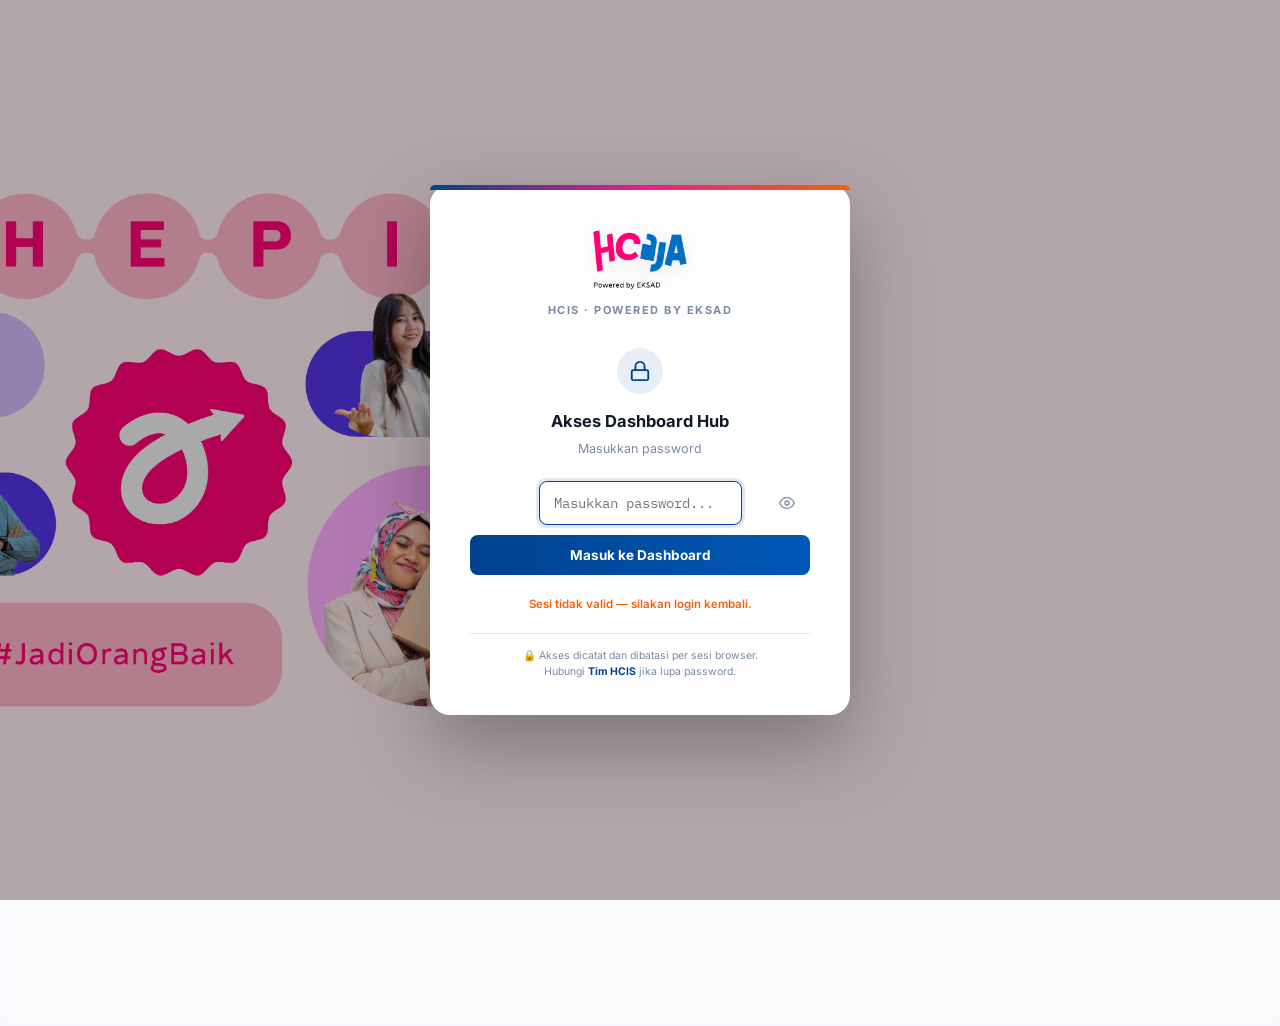
<file: issue_sum.html>
<!DOCTYPE html>
<html lang="id">
<head>
<meta charset="UTF-8" />
<meta name="viewport" content="width=device-width, initial-scale=1.0" />
<title>HCIS Support Issue Dashboard</title>

<!-- ===== HCIS AUTH GUARD — jangan hapus / pindah, harus paling atas ===== -->
<script>
(function(){
  var SESSION_SECRET = 'ed1068cb08e146daa58613083eda8899abb8a2c7a3c54347af53773d7168ec90';
  var SESSION_KEY     = 'hcaja_session';
  var SESSION_MAX_AGE = 8 * 60 * 60 * 1000;
  async function sha256(str){
    var buf = await crypto.subtle.digest('SHA-256', new TextEncoder().encode(str));
    return Array.from(new Uint8Array(buf)).map(b => b.toString(16).padStart(2,'0')).join('');
  }
  async function isSessionValid(){
    try{
      var raw = sessionStorage.getItem(SESSION_KEY);
      if(!raw) return false;
      var s = JSON.parse(raw);
      if(!s.token || !s.proof || !s.issuedAt) return false;
      if(Date.now() - s.issuedAt > SESSION_MAX_AGE) return false;
      var expected = await sha256(s.token + ':' + SESSION_SECRET);
      return expected === s.proof;
    } catch(e){ return false; }
  }
  document.documentElement.style.visibility = 'hidden';
  isSessionValid().then(function(valid){
    if(valid){ document.documentElement.style.visibility = 'visible'; }
    else { window.location.replace('index.html?blocked=1'); }
  });
})();
</script>
<!-- ===== END AUTH GUARD ===== -->
<link rel="preconnect" href="https://fonts.googleapis.com">
<link href="https://fonts.googleapis.com/css2?family=Inter:wght@400;500;600;700;800&family=IBM+Plex+Mono:wght@500;600;700&display=swap" rel="stylesheet">
<script>
  // Resilient library loader: tries cdnjs first, falls back to jsDelivr if it fails.
  function loadScript(urls){
    return new Promise((resolve, reject)=>{
      let i = 0;
      function tryNext(){
        if(i >= urls.length){ reject(new Error("Semua sumber CDN gagal dimuat")); return; }
        const s = document.createElement("script");
        s.src = urls[i];
        s.onload = ()=>resolve();
        s.onerror = ()=>{ i++; tryNext(); };
        document.head.appendChild(s);
      }
      tryNext();
    });
  }
  window.__libsReady = Promise.all([
    loadScript([
      "https://cdnjs.cloudflare.com/ajax/libs/PapaParse/5.4.1/papaparse.min.js",
      "https://cdn.jsdelivr.net/npm/papaparse@5.4.1/papaparse.min.js",
    ]),
    loadScript([
      "https://cdnjs.cloudflare.com/ajax/libs/Chart.js/4.4.1/chart.umd.min.js",
      "https://cdn.jsdelivr.net/npm/chart.js@4.4.1/dist/chart.umd.min.js",
    ]),
  ]);
</script>
<style>
  :root{
    --navy:#496AAA; --navy-deep:#334155; --navy-light:#496AAA;
    --magenta:#ED0677; --orange:#D97706; --ink:#111827; --paper:#FFFFFF;
    --muted:#7A8AA3; --muted2:#94A3B8; --line:#E5E7EB; --line2:#EEF1F7;
    --green:#16A34A; --purple:#841945;
    --c-critical:#DC2626; --c-high:#ED0677; --c-medium:#D97706; --c-low:#496AAA;
  }
  *{ box-sizing:border-box; }
  body{ margin:0; background:var(--paper); font-family:'Inter',sans-serif; color:var(--ink); }
  ::-webkit-scrollbar{ height:8px; width:8px; }
  ::-webkit-scrollbar-thumb{ background:#C7D0E0; border-radius:8px; }
  .mono{ font-family:'IBM Plex Mono',monospace; }
  .wrap{ max-width:1400px; margin:0 auto; padding:0 20px; }
  @media(min-width:768px){ .wrap{ padding:0 32px; } }

  /* sticky control bar (matches HCaja Leave Report pattern) */
  .stickybar{ position:sticky; top:0; z-index:20; background:#FFFFFF; border-bottom:1px solid var(--line); padding:12px 20px; display:flex; align-items:center; gap:12px; flex-wrap:wrap; }
  @media(min-width:768px){ .stickybar{ padding:12px 32px; } }
  .stickybar img{ height:28px; width:auto; flex-shrink:0; }
  .stickybar-title{ color:var(--ink); font-weight:600; font-size:13.5px; margin-right:auto; min-width:150px; }
  .stickybar-sub{ color:var(--muted); font-weight:400; font-size:10.5px; margin-top:1px; }
  .sync-time{ font-size:11px; color:var(--muted); }
  .btn-refresh{ display:flex; align-items:center; gap:6px; padding:7px 12px; border-radius:8px; font-size:12px; font-weight:500; color:#fff; background:var(--magenta); border:none; cursor:pointer; }
  .btn-refresh svg{ width:13px; height:13px; }
  .btn-refresh.spin svg{ animation:spin 1s linear infinite; }
  @keyframes spin{ to{ transform:rotate(360deg); } }

  /* hero card */
  .hero{ background:#fff; border-radius:16px; border:1px solid var(--line); box-shadow:0 1px 3px rgba(11,18,32,.04); overflow:hidden; }
  .hero-accent{ height:4px; background:var(--magenta); }
  .hero-body{ padding:28px 20px; text-align:center; }
  .hero-body img{ height:34px; width:auto; }
  .hero-eyebrow{ font-size:10.5px; letter-spacing:1.5px; color:var(--muted); font-weight:600; margin-top:8px; }
  .hero-title{ margin:12px 0 4px; font-size:26px; font-weight:700; color:var(--ink); }
  .hero-sub{ font-size:13px; color:var(--muted); }

  .content{ display:flex; flex-direction:column; gap:24px; padding:24px 0; }

  /* pills */
  .filterbar{ display:flex; flex-wrap:wrap; align-items:center; gap:12px; justify-content:space-between; }
  .pillrow{ display:flex; align-items:center; gap:8px; overflow-x:auto; padding-bottom:4px; }
  .pillrow-label{ font-size:12px; font-weight:600; color:var(--muted); margin-right:2px; flex-shrink:0; }
  .pill{ padding:6px 14px; border-radius:999px; font-size:13px; font-weight:500; white-space:nowrap; cursor:pointer; background:#fff; color:var(--navy-deep); border:1px solid var(--line); transition:.15s; }
  .pill.active{ background:var(--magenta); color:#fff; border-color:var(--magenta); box-shadow:0 2px 8px rgba(237,6,119,.30); }

  .card{ border-radius:16px; background:#fff; border:1px solid var(--line); box-shadow:0 1px 3px rgba(11,18,32,.04); }
  .p5{ padding:20px; } .p4{ padding:16px; }

  /* score row */
  .score-row{ display:grid; grid-template-columns:1fr; gap:16px; }
  @media(min-width:768px){ .score-row{ grid-template-columns:1fr 1fr; } }
  .score-card{ display:flex; align-items:center; gap:20px; }
  .gauge-wrap{ position:relative; width:96px; height:96px; flex-shrink:0; }
  .gauge-wrap svg{ transform:rotate(-90deg); }
  .gauge-center{ position:absolute; inset:0; display:flex; flex-direction:column; align-items:center; justify-content:center; }
  .gauge-num{ font-weight:700; font-size:22px; }
  .gauge-sub{ font-size:10px; color:var(--muted2); }
  .score-label-eyebrow{ font-size:12px; font-weight:600; text-transform:uppercase; letter-spacing:.04em; color:var(--muted); margin:0; }
  .score-label-title{ font-weight:700; font-size:17px; margin:3px 0 0; }
  .score-label-title span{ color:var(--muted2); font-weight:500; }
  .weight-chips{ display:flex; flex-wrap:wrap; gap:6px; margin-top:12px; }
  .chip{ font-size:11px; padding:4px 8px; border-radius:6px; font-weight:500; }
  .qgrid{ display:grid; grid-template-columns:repeat(4,1fr); gap:8px; }
  .qcell{ border-radius:12px; padding:12px; text-align:center; cursor:pointer; border:1px solid var(--line); background:#F1F4F9; transition:.15s; }
  .qcell:hover{ transform:scale(1.03); }
  .qcell .qlabel{ font-size:11px; font-weight:600; color:var(--muted); }
  .qcell .qval{ font-weight:700; font-size:20px; margin-top:4px; color:#B7C1D1; }
  .qcell .qnote{ font-size:10px; margin-top:2px; color:var(--muted2); }
  .backlink{ font-size:11px; font-weight:500; margin-top:12px; color:var(--navy); text-decoration:underline; cursor:pointer; background:none; border:none; padding:0; }

  /* kpi */
  .kpi-grid{ display:grid; grid-template-columns:repeat(2,1fr); gap:12px; }
  @media(min-width:768px){ .kpi-grid{ grid-template-columns:repeat(5,1fr); } }
  .kpi-card{ display:flex; align-items:flex-start; justify-content:space-between; }
  .kpi-label{ font-size:11px; font-weight:600; text-transform:uppercase; letter-spacing:.04em; color:var(--muted); margin:0; }
  .kpi-value{ font-weight:700; font-size:24px; margin:6px 0 0; }
  .kpi-sub{ font-size:11px; color:var(--muted2); margin:4px 0 0; }
  .kpi-icon{ width:36px; height:36px; border-radius:10px; display:flex; align-items:center; justify-content:center; flex-shrink:0; }
  .kpi-icon svg{ width:18px; height:18px; }

  /* priority breakdown */
  .pri-row{ display:grid; grid-template-columns:1fr; gap:16px; }
  @media(min-width:768px){ .pri-row{ grid-template-columns:1fr 1fr; } }
  .pri-title{ font-size:14px; font-weight:700; margin:0 0 16px; }

  /* parameter panel */
  .param-grid{ display:flex; flex-direction:column; gap:16px; }
  .param-card-title{ font-size:15px; font-weight:700; margin:0 0 4px; display:flex; align-items:center; gap:8px; }
  .param-card-desc{ font-size:13px; color:var(--muted); margin:0 0 16px; line-height:1.6; }
  .param-formula{ font-family:'IBM Plex Mono',monospace; font-size:13px; background:#F8FAFD; border:1px solid var(--line); border-radius:10px; padding:14px 16px; color:var(--ink); line-height:1.7; overflow-x:auto; margin-bottom:16px; }
  .param-step{ font-size:13px; color:var(--ink); margin:0 0 6px; padding-left:18px; position:relative; }
  .param-step::before{ content:"→"; position:absolute; left:0; color:var(--magenta); font-weight:700; }
  .param-table{ width:100%; border-collapse:collapse; font-size:13px; margin-top:12px; }
  .param-table th{ text-align:left; padding:8px 12px; font-size:11px; font-weight:600; color:#64748B; background:#F4F6FB; white-space:nowrap; }
  .param-table td{ padding:8px 12px; border-top:1px solid var(--line2); }
  .param-two-col{ display:grid; grid-template-columns:1fr; gap:16px; }
  @media(min-width:1024px){ .param-two-col{ grid-template-columns:1fr 1fr; } }
  .pri-grid{ display:grid; grid-template-columns:repeat(4,1fr); gap:8px; }
  .pri-cell{ border-radius:12px; padding:12px; text-align:center; }
  .pri-num{ font-weight:700; font-size:22px; }
  .pri-name{ font-size:11px; font-weight:500; color:#64748B; margin-top:4px; }

  /* charts */
  .chart-row{ display:grid; grid-template-columns:1fr; gap:16px; }
  @media(min-width:1024px){ .chart-row{ grid-template-columns:2fr 3fr; } }
  .chart-title{ font-size:14px; font-weight:700; margin:0 0 2px; }
  .chart-sub{ font-size:12px; color:var(--muted2); margin:0 0 12px; }
  .chart-box{ height:260px; }
  .empty-chart{ height:260px; display:flex; align-items:center; justify-content:center; font-size:13px; color:#B7C1D1; }

  /* table */
  .tablebar{ display:flex; flex-wrap:wrap; align-items:center; justify-content:space-between; gap:12px; margin-bottom:16px; }
  .tabgroup{ display:flex; gap:8px; }
  .controls{ display:flex; align-items:center; gap:8px; flex-wrap:wrap; }
  .search-wrap{ position:relative; }
  .search-wrap svg{ position:absolute; left:9px; top:50%; transform:translateY(-50%); width:14px; height:14px; color:var(--muted2); }
  .search-wrap input{ padding:7px 28px 7px 30px; border-radius:8px; border:1px solid var(--line); font-size:13px; width:200px; outline:none; font-family:'Inter',sans-serif; }
  .search-clear{ position:absolute; right:9px; top:50%; transform:translateY(-50%); width:13px; height:13px; color:var(--muted2); cursor:pointer; display:none; }
  select{ padding:7px 26px 7px 12px; border-radius:8px; border:1px solid var(--line); font-size:13px; background:#fff; outline:none; -webkit-appearance:none; appearance:none; font-family:'Inter',sans-serif; }
  .table-scroll{ overflow-x:auto; }
  table{ width:100%; border-collapse:collapse; font-size:13px; }
  thead tr{ background:#F4F6FB; }
  th{ text-align:left; padding:8px 12px; font-size:11px; font-weight:600; color:#64748B; white-space:nowrap; }
  td{ padding:8px 12px; border-top:1px solid var(--line2); }
  td.trunc{ max-width:320px; overflow:hidden; text-overflow:ellipsis; white-space:nowrap; }
  .badge{ display:inline-flex; align-items:center; padding:2px 8px; border-radius:6px; font-size:11px; font-weight:600; }
  .empty-row td{ text-align:center; padding:32px; color:#B7C1D1; }
  .loadmore-wrap{ display:flex; justify-content:center; margin-top:16px; }
  .btn-loadmore{ padding:9px 16px; border-radius:8px; font-size:13px; font-weight:500; background:#F1F4F9; color:var(--navy); border:none; cursor:pointer; }

  .footnote{ text-align:center; font-size:12px; color:#B7C1D1; padding-bottom:8px; }

  /* full-screen states */
  .state-screen{ min-height:100vh; display:flex; flex-direction:column; align-items:center; justify-content:center; gap:12px; text-align:center; padding:24px; }
  .state-screen svg{ width:28px; height:28px; }
  .state-screen p.title{ font-weight:600; font-size:15px; margin:0; }
  .state-screen p.desc{ font-size:13px; color:#64748B; max-width:420px; margin:0; }
  .btn-retry{ margin-top:6px; padding:9px 16px; border-radius:8px; font-size:13px; font-weight:500; color:#fff; background:var(--magenta); border:none; cursor:pointer; }
  .spin{ animation:spin 1s linear infinite; }
  #app{ display:none; }
</style>
</head>
<body>

<div id="loadingState" class="state-screen">
  <svg class="spin" viewBox="0 0 24 24" fill="none" stroke="#ED0677" stroke-width="2"><path d="M21 12a9 9 0 1 1-6.219-8.56"/></svg>
  <p class="desc">Memuat data issue dari HCaja Log…</p>
</div>

<div id="errorState" class="state-screen" style="display:none;">
  <svg viewBox="0 0 24 24" fill="none" stroke="#D97706" stroke-width="2"><path d="M10.29 3.86 1.82 18a2 2 0 0 0 1.71 3h16.94a2 2 0 0 0 1.71-3L13.71 3.86a2 2 0 0 0-3.42 0Z"/><line x1="12" y1="9" x2="12" y2="13"/><line x1="12" y1="17" x2="12.01" y2="17"/></svg>
  <p class="title">Gagal memuat data</p>
  <p class="desc" id="errorMsg">Pastikan link publish CSV masih aktif dan sheet dapat diakses publik.</p>
  <button class="btn-retry" onclick="loadData()">Coba Lagi</button>
</div>

<div id="app">
  <div class="stickybar">
    <img id="stickyLogo" src="" alt="HCaja" />
    <div>
      <div class="stickybar-title">HCIS Support Issue Dashboard</div>
      <div class="stickybar-sub"><span class="sync-time" id="syncTime"></span></div>
    </div>
    <button class="btn-refresh" id="refreshBtn" onclick="loadData()">
      <svg viewBox="0 0 24 24" fill="none" stroke="currentColor" stroke-width="2"><path d="M21 12a9 9 0 1 1-6.219-8.56"/></svg>
      Refresh
    </button>
  </div>

  <div class="wrap" style="padding-top:24px;">
    <div class="hero">
      <div class="hero-accent"></div>
      <div class="hero-body">
        <img id="heroLogo" src="" alt="HCaja" />
        <div class="hero-eyebrow">HCIS &middot; PT TRI ADI BERSAMA (ANTERAJA)</div>
        <h1 class="hero-title">Dashboard Issue &amp; Support HCaja</h1>
        <div class="hero-sub" id="heroSub">Log HCaja Issue Tracking</div>
      </div>
    </div>
  </div>

  <div class="wrap content">
    <div class="filterbar">
      <div class="pillrow" id="yearPills"><span class="pillrow-label">TAHUN</span></div>
      <div class="pillrow" id="quarterPills"><span class="pillrow-label">QUARTER</span></div>
    </div>

    <div id="dashboardPanel">
    <div class="score-row">
    <div class="card p5 score-card" id="overallScoreCard"></div>
      <div class="card p5" id="quarterlyScoreCard"></div>
    </div>

    <div class="kpi-grid" id="kpiGrid"></div>

    <div class="pri-row">
      <div class="card p5">
        <p class="pri-title">Outstanding by Priority</p>
        <div class="pri-grid" id="priOutstanding"></div>
      </div>
      <div class="card p5">
        <p class="pri-title">Done by Priority</p>
        <div class="pri-grid" id="priDone"></div>
      </div>
    </div>

    <div class="chart-row">
      <div class="card p5">
        <p class="chart-title">Issue Done by Modul</p>
        <p class="chart-sub" id="pieSub"></p>
        <div class="chart-box"><canvas id="modulChart"></canvas></div>
      </div>
      <div class="card p5">
        <p class="chart-title">Trend Issue per Bulan</p>
        <p class="chart-sub" id="lineSub"></p>
        <div class="chart-box"><canvas id="trendChart"></canvas></div>
      </div>
    </div>

    <div class="card p5">
      <div class="tablebar">
        <div class="tabgroup">
          <div class="pill" id="tabOutstanding" onclick="setTableTab('outstanding')">Issue Outstanding (0)</div>
          <div class="pill" id="tabSolved" onclick="setTableTab('solved')">Issue Solved (0)</div>
        </div>
        <div class="controls">
          <div class="search-wrap">
            <svg viewBox="0 0 24 24" fill="none" stroke="currentColor" stroke-width="2"><circle cx="11" cy="11" r="8"/><line x1="21" y1="21" x2="16.65" y2="16.65"/></svg>
            <input id="searchInput" placeholder="Cari issue, PIC, modul…" oninput="onSearch(this.value)" />
            <svg class="search-clear" id="searchClear" viewBox="0 0 24 24" fill="none" stroke="currentColor" stroke-width="2" onclick="clearSearch()"><line x1="18" y1="6" x2="6" y2="18"/><line x1="6" y1="6" x2="18" y2="18"/></svg>
          </div>
          <select id="modulSelect" onchange="onModulFilter(this.value)"></select>
        </div>
      </div>
      <div class="table-scroll">
        <table>
          <thead>
            <tr id="tableHeadRow"></tr>
          </thead>
          <tbody id="tableBody"></tbody>
        </table>
      </div>
      <div class="loadmore-wrap" id="loadMoreWrap" style="display:none;">
        <button class="btn-loadmore" id="loadMoreBtn" onclick="loadMore()"></button>
      </div>
    </div>
    </div><!-- /#dashboardPanel -->

    <div id="parameterPanel" style="display:none;"></div>

    <div style="display:flex; align-items:center; justify-content:center; gap:14px; padding-top:4px;">
      <img src="" id="footerLogoHcaja" alt="HCaja" style="height:18px; width:auto; opacity:0.85;" />
      <img src="" id="footerLogoAnteraja" alt="Anteraja" style="height:16px; width:auto; opacity:0.85;" />
    </div>
    <p class="footnote">Data ditarik langsung dari Google Sheet "Log HCaja" (tab Issue) · Status HOLD dikecualikan dari seluruh perhitungan</p>
  </div>
</div>

<script>
/* ============================================================
   CONFIG
   ============================================================ */
const CSV_URL = "https://docs.google.com/spreadsheets/d/e/2PACX-1vQKGykhyTBVFeflJKgcxc-frajjDvY9ZEmlk9zMp-xVsI1t1XIatS98lTlFdBFMF9qPcAGxug2XnjnR/pub?gid=0&single=true&output=csv";

const BRAND = { navy:"#496AAA", navyDeep:"#334155", magenta:"#ED0677", orange:"#D97706" };

const LOGO_HCAJA = "[data-uri]";
const LOGO_ANTERAJA = "[data-uri]";

const PRI_COLOR = { Critical:"#DC2626", High:"#ED0677", Medium:"#D97706", Low:"#496AAA" };
const PRIORITIES = ["Critical","High","Medium","Low"];
const WEIGHTS = { Critical:0.4, High:0.3, Medium:0.2, Low:0.1 };
const MONTHS_ID = ["Jan","Feb","Mar","Apr","Mei","Jun","Jul","Agu","Sep","Okt","Nov","Des"];

const SLA_PARAMS = {
  Critical:[{max:0.2,score:5,label:"Ideal"},{max:0.41,score:4,label:"Cukup Baik"},{max:1,score:3,label:"Terlalu Lama"},{max:2,score:2,label:"Buruk"},{max:999,score:1,label:"Sangat Buruk"}],
  High:[{max:2,score:5,label:"Ideal"},{max:3,score:4,label:"Cukup Baik"},{max:5,score:3,label:"Terlalu Lama"},{max:7,score:2,label:"Buruk"},{max:999,score:1,label:"Sangat Buruk"}],
  Medium:[{max:3,score:5,label:"Ideal"},{max:5,score:4,label:"Cukup Baik"},{max:10,score:3,label:"Terlalu Lama"},{max:15,score:2,label:"Buruk"},{max:999,score:1,label:"Sangat Buruk"}],
  Low:[{max:5,score:5,label:"Ideal"},{max:10,score:4,label:"Cukup Baik"},{max:20,score:3,label:"Terlalu Lama"},{max:30,score:2,label:"Buruk"},{max:999,score:1,label:"Sangat Buruk"}],
};

/* ============================================================
   HELPERS
   ============================================================ */
function parseDDMMYYYY(str){
  if(!str || typeof str !== "string") return null;
  const s = str.trim();
  if(!s || s === "-") return null;
  const parts = s.split(/[\/\-]/);
  if(parts.length !== 3) return null;
  let [d,m,y] = parts.map(p=>parseInt(p,10));
  if(y < 100) y += 2000;
  if(!d || !m || !y) return null;
  const dt = new Date(y, m-1, d);
  if(isNaN(dt.getTime())) return null;
  return dt;
}
function normalizePriority(p){
  if(!p) return null;
  const s = p.toString().trim().toLowerCase();
  return PRIORITIES.find(x=>x.toLowerCase()===s) || null;
}
function isDoneStatus(status){ return (status||"").toString().trim().toLowerCase()==="done"; }
function isHoldStatus(status){ return (status||"").toString().trim().toLowerCase()==="hold"; }
function daysBetween(a,b){ return Math.max(0, Math.round((b-a)/(1000*60*60*24))); }
function getScoreFromDays(priority, days){
  const table = SLA_PARAMS[priority];
  if(!table || days==null) return null;
  for(const row of table){ if(days<=row.max) return row.score; }
  return table[table.length-1].score;
}
function fmtDateTime(d){
  const p = (n)=>String(n).padStart(2,"0");
  return `${p(d.getDate())}/${p(d.getMonth()+1)}/${d.getFullYear()} ${p(d.getHours())}:${p(d.getMinutes())}`;
}
function fmtDate(d){
  if(!d) return "-";
  return d.toLocaleDateString("id-ID",{day:"2-digit",month:"short",year:"numeric"});
}
function scoreLabel(score){
  if(score==null || isNaN(score)) return { id:"Belum Ada Data", en:"No Data", tone:"#94A3B8" };
  if(score<1) return { id:"Sangat Buruk", en:"Very Poor Support", tone:"#DC2626" };
  if(score<2) return { id:"Buruk", en:"Poor Support", tone:"#F4600C" };
  if(score<3) return { id:"Perlu Peningkatan", en:"Needs Improvement", tone:"#F5A623" };
  if(score<4) return { id:"Baik", en:"Good Support", tone:"#2E64AC" };
  return { id:"Sangat Baik", en:"Excellent Support", tone:"#16A34A" };
}
function esc(str){
  const d = document.createElement("div"); d.textContent = str ?? ""; return d.innerHTML;
}

/* ============================================================
   DATA PROCESSING
   ============================================================ */
function processRows(raw){
  const rows = [];
  for(const r of raw){
    const no = (r["No"]||"").toString().trim();
    const title = (r["List Issue & Request Support"]||"").toString().trim();
    if(!no && !title) continue;

    const status = (r["Status"]||"").toString().trim();
    if(isHoldStatus(status)) continue;

    const priority = normalizePriority(r["Priority"]);
    const raisedDate = parseDDMMYYYY(r["Raised Date"]);
    const solveDate = parseDDMMYYYY(r["Solve Date"]);
    const targetDate = parseDDMMYYYY(r["Target"]);
    if(!raisedDate) continue;

    let lamanya = parseFloat(r["Lamanya Issue"]);
    if(isNaN(lamanya)){
      const end = solveDate || new Date();
      lamanya = daysBetween(raisedDate, end);
    }

    // Score — validate raw sheet value is a genuine 1-5 SLA score.
    // Guards against dirty/contaminated cells (e.g. a stray value bleeding
    // into "Score") which previously caused averages to exceed 5.
    let score = parseFloat(r["Score"]);
    if(isNaN(score) || score < 1 || score > 5){ score = priority ? getScoreFromDays(priority, lamanya) : null; }
    if(score != null) score = Math.min(5, Math.max(1, score));
    if(isNaN(score)) score = null;

    let qNum=null, qYear=null;
    const pq = (r["Periode Quarterly"]||"").toString().trim();
    const m = pq.match(/Q(\d)\s+(\d{4})/i);
    if(m){ qNum=parseInt(m[1],10); qYear=parseInt(m[2],10); }
    else{ qNum = Math.floor(raisedDate.getMonth()/3)+1; qYear = raisedDate.getFullYear(); }

    rows.push({
      no, title,
      desc:(r["Desc"]||"").toString().trim(),
      modul:(r["Modul"]||"Others").toString().trim() || "Others",
      raisedDate, priority: priority || "Low",
      status: status || "Unknown",
      pic:(r["PIC"]||"").toString().trim(),
      targetDate, solveDate,
      notes:(r["Notes"]||"").toString().trim(),
      lamanya, score,
      quarterNum:qNum, year:qYear,
      done:isDoneStatus(status),
    });
  }
  return rows;
}

function avgScoreForPriority(rows, priority){
  const vals = rows.filter(r=>r.priority===priority && r.done && r.score!=null).map(r=>r.score);
  if(vals.length===0) return 5;
  return vals.reduce((a,b)=>a+b,0)/vals.length;
}
function quarterlyScoreCalc(rows){
  let total=0;
  for(const [p,w] of Object.entries(WEIGHTS)) total += avgScoreForPriority(rows,p)*w;
  return total;
}
// Overall (year) = average of each quarter's score, counting ONLY quarters
// that actually have at least one issue raised in them. A future/empty
// quarter (e.g. Q4 with no data yet) is excluded rather than fallback-filled,
// so it doesn't artificially inflate or drag the yearly figure.
function quarterBreakdownForYear(rowsYear){
  const out = [];
  [1,2,3,4].forEach((q)=>{
    const qr = rowsYear.filter(r=>r.quarterNum===q);
    if(qr.length > 0) out.push({ q, score: quarterlyScoreCalc(qr) });
  });
  return out;
}
function overallScoreCalc(rowsYear){
  const parts = quarterBreakdownForYear(rowsYear);
  if(parts.length === 0) return 0;
  return parts.reduce((a,p)=>a+p.score,0) / parts.length;
}

/* ============================================================
   STATE
   ============================================================ */
let rawRows = [];
let years = [];
let state = {
  viewMode:"dashboard", // "dashboard" | "parameter"
  selectedYear:null, selectedQuarter:"All",
  tableTab:"outstanding", search:"", modulFilter:"All", visibleCount:25,
};
let modulChartInstance=null, trendChartInstance=null;

/* ============================================================
   LOAD
   ============================================================ */
async function loadData(){
  document.getElementById("loadingState").style.display="flex";
  document.getElementById("errorState").style.display="none";
  document.getElementById("app").style.display="none";
  const refreshBtn = document.getElementById("refreshBtn");
  if(refreshBtn) refreshBtn.classList.add("spin");
  document.getElementById("stickyLogo").src = LOGO_HCAJA;
  document.getElementById("heroLogo").src = LOGO_HCAJA;
  document.getElementById("footerLogoHcaja").src = LOGO_HCAJA;
  document.getElementById("footerLogoAnteraja").src = LOGO_ANTERAJA;

  try{
    const res = await fetch(CSV_URL, { cache:"no-store" });
    if(!res.ok) throw new Error("HTTP " + res.status);
    const text = await res.text();
    const parsed = Papa.parse(text, { header:true, skipEmptyLines:"greedy" });
    rawRows = processRows(parsed.data);
    years = [...new Set(rawRows.map(r=>r.year))].sort((a,b)=>b-a);
    if(years.length && !years.includes(state.selectedYear)) state.selectedYear = years[0];

    document.getElementById("syncTime").textContent = "Sinkron: " + fmtDateTime(new Date());
    document.getElementById("loadingState").style.display="none";
    document.getElementById("app").style.display="block";
    renderAll();
  }catch(e){
    document.getElementById("loadingState").style.display="none";
    document.getElementById("errorMsg").textContent = (e.message||"Gagal memuat data") + ". Pastikan link publish CSV masih aktif dan sheet dapat diakses publik.";
    document.getElementById("errorState").style.display="flex";
  }finally{
    if(refreshBtn) refreshBtn.classList.remove("spin");
  }
}

/* ============================================================
   DERIVED GETTERS
   ============================================================ */
function getRowsYear(){ return state.selectedYear ? rawRows.filter(r=>r.year===state.selectedYear) : []; }
function getRowsView(){
  const ry = getRowsYear();
  return state.selectedQuarter==="All" ? ry : ry.filter(r=>r.quarterNum===state.selectedQuarter);
}

/* ============================================================
   RENDER: FILTER PILLS
   ============================================================ */
function renderPills(){
  const periodLabel = state.selectedQuarter==="All"
    ? `Tahun ${state.selectedYear ?? "-"}`
    : `Q${state.selectedQuarter} ${state.selectedYear ?? "-"}`;
  document.getElementById("heroSub").textContent = state.viewMode==="parameter"
    ? "Log HCaja Issue Tracking — Parameter & Rumus Penilaian"
    : `Log HCaja Issue Tracking — ${periodLabel}`;

  const yWrap = document.getElementById("yearPills");
  yWrap.innerHTML = '<span class="pillrow-label">TAHUN</span>';
  years.forEach(y=>{
    const el = document.createElement("div");
    el.className = "pill" + (state.viewMode==="dashboard" && state.selectedYear===y ? " active" : "");
    el.textContent = y;
    el.onclick = ()=>{ state.viewMode="dashboard"; state.selectedYear=y; state.selectedQuarter="All"; state.visibleCount=25; renderAll(); };
    yWrap.appendChild(el);
  });
  const paramEl = document.createElement("div");
  paramEl.className = "pill" + (state.viewMode==="parameter" ? " active" : "");
  paramEl.textContent = "Parameter";
  paramEl.onclick = ()=>{ state.viewMode="parameter"; renderAll(); };
  yWrap.appendChild(paramEl);

  document.getElementById("quarterPills").style.display = state.viewMode==="parameter" ? "none" : "flex";
  const qWrap = document.getElementById("quarterPills");
  qWrap.innerHTML = '<span class="pillrow-label">QUARTER</span>';
  ["All",1,2,3,4].forEach(q=>{
    const el = document.createElement("div");
    el.className = "pill" + (state.selectedQuarter===q ? " active" : "");
    el.textContent = q==="All" ? "Semua" : "Q"+q;
    el.onclick = ()=>{ state.selectedQuarter=q; state.visibleCount=25; renderAll(); };
    qWrap.appendChild(el);
  });
}

/* ============================================================
   RENDER: GAUGE (returns HTML string)
   ============================================================ */
function gaugeSvg(score, size){
  size = size || 96;
  const pct = Math.max(0, Math.min(1, score/5));
  const r = 40, c = 2*Math.PI*r;
  const lbl = scoreLabel(score);
  return `
    <div class="gauge-wrap" style="width:${size}px;height:${size}px;">
      <svg viewBox="0 0 100 100" width="${size}" height="${size}">
        <circle cx="50" cy="50" r="${r}" fill="none" stroke="#EAEEF6" stroke-width="9"/>
        <circle cx="50" cy="50" r="${r}" fill="none" stroke="${lbl.tone}" stroke-width="9" stroke-linecap="round"
          stroke-dasharray="${c}" stroke-dashoffset="${c*(1-pct)}" style="transition:stroke-dashoffset .6s ease;"/>
      </svg>
      <div class="gauge-center">
        <span class="gauge-num mono">${score.toFixed(2)}</span>
        <span class="gauge-sub">/ 5.00</span>
      </div>
    </div>`;
}

/* ============================================================
   RENDER: SCORE CARDS
   ============================================================ */
function renderScoreCards(){
  const rowsYear = getRowsYear();
  const quarterParts = quarterBreakdownForYear(rowsYear);
  const yearScore = quarterParts.length ? overallScoreCalc(rowsYear) : 0;
  const lblY = scoreLabel(quarterParts.length ? yearScore : null);

  let weightChips = "";
  if(quarterParts.length){
    quarterParts.forEach(({q,score})=>{
      const t = scoreLabel(score).tone;
      weightChips += `<span class="chip" style="background:${t}14;color:${t};">Q${q} ${state.selectedYear} · ${score.toFixed(2)}</span>`;
    });
  }else{
    weightChips = `<span class="chip" style="background:#F1F4F9;color:#94A3B8;">Belum ada data issue di tahun ini</span>`;
  }

  document.getElementById("overallScoreCard").innerHTML = `
    ${gaugeSvg(quarterParts.length ? yearScore : 0)}
    <div style="flex:1;min-width:0;">
      <p class="score-label-eyebrow">Penilaian Overall · Tahun ${state.selectedYear ?? "-"}</p>
      <p class="score-label-title" style="color:${lblY.tone};">${lblY.id} <span>/ ${lblY.en}</span></p>
      <div class="weight-chips">${weightChips}</div>
      <p style="font-size:11px;color:#94A3B8;margin:10px 0 0;">Rata-rata skor ${quarterParts.length} quarter yang sudah ada data · bobot per priority Critical 40% / High 30% / Medium 20% / Low 10%</p>
    </div>`;

  const quarterScores = {};
  [1,2,3,4].forEach(q=>{
    const qr = rowsYear.filter(r=>r.quarterNum===q);
    quarterScores[q] = qr.length ? quarterlyScoreCalc(qr) : null;
  });

  const qCard = document.getElementById("quarterlyScoreCard");
  if(state.selectedQuarter==="All"){
    let cells = "";
    [1,2,3,4].forEach(q=>{
      const s = quarterScores[q];
      const lbl = scoreLabel(s);
      cells += `
        <div class="qcell" style="${s==null ? "" : `background:${lbl.tone}12;border-color:${lbl.tone}35;`}" onclick="setQuarter(${q})">
          <p class="qlabel">Q${q} ${state.selectedYear}</p>
          <p class="qval mono" style="${s==null ? "" : `color:${lbl.tone};`}">${s==null ? "–" : s.toFixed(2)}</p>
          <p class="qnote">${lbl.id}</p>
        </div>`;
    });
    qCard.innerHTML = `
      <p class="score-label-eyebrow" style="margin-bottom:12px;">Penilaian Per Quarter · ${state.selectedYear ?? "-"}</p>
      <div class="qgrid">${cells}</div>`;
  }else{
    const s = quarterScores[state.selectedQuarter];
    const lbl = scoreLabel(s);
    const qrows = rowsYear.filter(r=>r.quarterNum===state.selectedQuarter);
    let chips = "";
    PRIORITIES.forEach(p=>{
      chips += `<span class="chip" style="background:${PRI_COLOR[p]}14;color:${PRI_COLOR[p]};">${p} ${Math.round(WEIGHTS[p]*100)}% · ${avgScoreForPriority(qrows,p).toFixed(2)}</span>`;
    });
    qCard.innerHTML = `
      <div class="score-card">
        ${gaugeSvg(s ?? 0)}
        <div style="flex:1;min-width:0;">
          <p class="score-label-eyebrow">Penilaian Quarterly · Q${state.selectedQuarter} ${state.selectedYear}</p>
          <p class="score-label-title" style="color:${lbl.tone};">${lbl.id} <span>/ ${lbl.en}</span></p>
          <div class="weight-chips">${chips}</div>
          <button class="backlink" onclick="setQuarter('All')">&larr; lihat semua quarter</button>
        </div>
      </div>`;
  }
}
function setQuarter(q){ state.selectedQuarter = q; state.visibleCount=25; renderAll(); }

/* ============================================================
   RENDER: KPI
   ============================================================ */
const ICONS = {
  list:'<path d="m16 6-8 8"/><path d="m8 6 8 8"/><path d="M3 12h.01"/><path d="M3 18h18"/><path d="M3 6h18"/>',
  check:'<circle cx="12" cy="12" r="10"/><path d="m9 12 2 2 4-4"/>',
  alert:'<path d="M10.29 3.86 1.82 18a2 2 0 0 0 1.71 3h16.94a2 2 0 0 0 1.71-3L13.71 3.86a2 2 0 0 0-3.42 0Z"/><line x1="12" y1="9" x2="12" y2="13"/><line x1="12" y1="17" x2="12.01" y2="17"/>',
  gauge:'<path d="m12 14 4-4"/><path d="M3.34 19a10 10 0 1 1 17.32 0"/>',
  clock:'<circle cx="12" cy="12" r="10"/><polyline points="12 6 12 12 16 14"/>',
};
function kpiCard(icon,label,value,sub,accent){
  return `
    <div class="card p4 kpi-card">
      <div>
        <p class="kpi-label">${label}</p>
        <p class="kpi-value mono">${value}</p>
        ${sub ? `<p class="kpi-sub">${sub}</p>` : ""}
      </div>
      <div class="kpi-icon" style="background:${accent}18;">
        <svg viewBox="0 0 24 24" fill="none" stroke="${accent}" stroke-width="2" stroke-linecap="round" stroke-linejoin="round">${ICONS[icon]}</svg>
      </div>
    </div>`;
}
function renderKpis(){
  const rowsView = getRowsView();
  const total = rowsView.length;
  const done = rowsView.filter(r=>r.done).length;
  const outstanding = total - done;
  const doneWithScore = rowsView.filter(r=>r.done && r.score!=null);
  const idealRate = doneWithScore.length ? (doneWithScore.filter(r=>r.score>=4).length/doneWithScore.length)*100 : null;
  const avgLamanya = doneWithScore.length ? doneWithScore.reduce((a,r)=>a+(r.lamanya||0),0)/doneWithScore.length : null;

  const periodLabel = state.selectedQuarter==="All" ? `Tahun ${state.selectedYear}` : `Q${state.selectedQuarter} ${state.selectedYear}`;

  document.getElementById("kpiGrid").innerHTML =
    kpiCard("list","Total Issue", total, periodLabel, BRAND.navy) +
    kpiCard("check","Done", done, total ? `${Math.round(done/total*100)}% dari total` : "-", "#16A34A") +
    kpiCard("alert","Outstanding", outstanding, total ? `${Math.round(outstanding/total*100)}% dari total` : "-", BRAND.magenta) +
    kpiCard("gauge","SLA Ideal Rate", idealRate==null ? "-" : `${idealRate.toFixed(0)}%`, "Score ≥ 4 (Done)", BRAND.orange) +
    kpiCard("clock","Avg. Resolusi", avgLamanya==null ? "-" : `${avgLamanya.toFixed(1)}h`, "Rata-rata hari (Done)", "#8B5CF6");
}

/* ============================================================
   RENDER: PRIORITY BREAKDOWN
   ============================================================ */
function renderPriority(){
  const rowsView = getRowsView();
  let outHtml="", doneHtml="";
  PRIORITIES.forEach(p=>{
    const out = rowsView.filter(r=>r.priority===p && !r.done).length;
    const dn = rowsView.filter(r=>r.priority===p && r.done).length;
    outHtml += `<div class="pri-cell" style="background:${PRI_COLOR[p]}0F;border:1px solid ${PRI_COLOR[p]}30;">
      <p class="pri-num mono" style="color:${PRI_COLOR[p]};">${out}</p><p class="pri-name">${p}</p></div>`;
    doneHtml += `<div class="pri-cell" style="background:#16A34A0F;border:1px solid #16A34A30;">
      <p class="pri-num mono" style="color:#16A34A;">${dn}</p><p class="pri-name">${p}</p></div>`;
  });
  document.getElementById("priOutstanding").innerHTML = outHtml;
  document.getElementById("priDone").innerHTML = doneHtml;
}

/* ============================================================
   RENDER: CHARTS
   ============================================================ */
const PIE_PALETTE = [BRAND.magenta, BRAND.navy, BRAND.orange, "#841945", "#16A34A", "#94A3B8", "#0EA5E9"];

function renderCharts(){
  const rowsView = getRowsView();
  const rowsYear = getRowsYear();
  const periodLabel = state.selectedQuarter==="All" ? `Tahun ${state.selectedYear}` : `Q${state.selectedQuarter} ${state.selectedYear}`;
  document.getElementById("pieSub").textContent = periodLabel;
  document.getElementById("lineSub").textContent = `Tahun ${state.selectedYear} · Raised vs Solved`;

  // Modul pie
  const map = {};
  rowsView.filter(r=>r.done).forEach(r=>{ map[r.modul] = (map[r.modul]||0)+1; });
  const entries = Object.entries(map).sort((a,b)=>b[1]-a[1]);

  const modulCanvas = document.getElementById("modulChart");
  if(modulChartInstance){ modulChartInstance.destroy(); modulChartInstance=null; }
  if(entries.length===0){
    modulCanvas.parentElement.innerHTML = '<div class="empty-chart">Belum ada data</div>';
  }else{
    if(!document.getElementById("modulChart")){
      const box = document.querySelector(".chart-row .card:first-child .chart-box");
      box.innerHTML = '<canvas id="modulChart"></canvas>';
    }
    modulChartInstance = new Chart(document.getElementById("modulChart"), {
      type:"doughnut",
      data:{
        labels: entries.map(e=>e[0]),
        datasets:[{ data: entries.map(e=>e[1]), backgroundColor: entries.map((_,i)=>PIE_PALETTE[i%PIE_PALETTE.length]), borderWidth:2, borderColor:"#fff" }]
      },
      options:{ responsive:true, maintainAspectRatio:false, cutout:"58%",
        plugins:{ legend:{ position:"bottom", labels:{ font:{ size:11 }, boxWidth:10, padding:12 } } } }
    });
  }

  // Trend line
  const raised = new Array(12).fill(0), solved = new Array(12).fill(0);
  rowsYear.forEach(r=>{
    raised[r.raisedDate.getMonth()] += 1;
    if(r.done && r.solveDate && r.solveDate.getFullYear()===state.selectedYear){ solved[r.solveDate.getMonth()] += 1; }
  });
  const trendCanvas = document.getElementById("trendChart");
  if(trendChartInstance){ trendChartInstance.destroy(); trendChartInstance=null; }
  trendChartInstance = new Chart(trendCanvas, {
    type:"line",
    data:{
      labels: MONTHS_ID,
      datasets:[
        { label:"Raised", data: raised, borderColor: BRAND.navy, backgroundColor: BRAND.navy, tension:.35, pointRadius:3, borderWidth:2.5 },
        { label:"Solved", data: solved, borderColor: BRAND.magenta, backgroundColor: BRAND.magenta, tension:.35, pointRadius:3, borderWidth:2.5 },
      ]
    },
    options:{
      responsive:true, maintainAspectRatio:false,
      plugins:{ legend:{ position:"bottom", labels:{ font:{ size:11 }, boxWidth:10, padding:12 } } },
      scales:{
        x:{ grid:{ color:"#EEF1F7" }, ticks:{ font:{ size:11 }, color:"#94A3B8" } },
        y:{ beginAtZero:true, ticks:{ precision:0, font:{ size:11 }, color:"#94A3B8" }, grid:{ color:"#EEF1F7" } },
      }
    }
  });
}

/* ============================================================
   RENDER: TABLE
   ============================================================ */
function getModulOptions(){ return ["All", ...new Set(rawRows.map(r=>r.modul))]; }

function getTableRows(){
  const rowsView = getRowsView();
  let base = state.tableTab==="outstanding" ? rowsView.filter(r=>!r.done) : rowsView.filter(r=>r.done);
  if(state.modulFilter!=="All") base = base.filter(r=>r.modul===state.modulFilter);
  if(state.search.trim()){
    const s = state.search.trim().toLowerCase();
    base = base.filter(r=> r.title.toLowerCase().includes(s) || r.pic.toLowerCase().includes(s) || r.modul.toLowerCase().includes(s));
  }
  const priRank = { Critical:0, High:1, Medium:2, Low:3 };
  return base.slice().sort((a,b)=>{
    const pr = (priRank[a.priority] ?? 9) - (priRank[b.priority] ?? 9);
    if(pr !== 0) return pr;
    return b.raisedDate - a.raisedDate;
  });
}

function renderTableControls(){
  const rowsView = getRowsView();
  document.getElementById("tabOutstanding").textContent = `Issue Outstanding (${rowsView.filter(r=>!r.done).length})`;
  document.getElementById("tabOutstanding").className = "pill" + (state.tableTab==="outstanding" ? " active" : "");
  document.getElementById("tabSolved").textContent = `Issue Solved (${rowsView.filter(r=>r.done).length})`;
  document.getElementById("tabSolved").className = "pill" + (state.tableTab==="solved" ? " active" : "");

  const sel = document.getElementById("modulSelect");
  const opts = getModulOptions();
  sel.innerHTML = opts.map(m=>`<option value="${esc(m)}" ${state.modulFilter===m ? "selected" : ""}>${m==="All" ? "Semua Modul" : esc(m)}</option>`).join("");

  document.getElementById("searchClear").style.display = state.search ? "block" : "none";
}

function renderTable(){
  const rows = getTableRows();
  const cols = ["#","List Issue & Request Support","Modul","Raised Date","Priority","Status", state.tableTab==="solved" ? "Solve Date" : "Target","PIC"];
  document.getElementById("tableHeadRow").innerHTML = cols.map(c=>`<th>${c}</th>`).join("");

  const slice = rows.slice(0, state.visibleCount);
  const tbody = document.getElementById("tableBody");
  if(slice.length===0){
    tbody.innerHTML = `<tr class="empty-row"><td colspan="8">Tidak ada data</td></tr>`;
  }else{
    tbody.innerHTML = slice.map(r=>{
      const priColor = PRI_COLOR[r.priority] || "#5B6B85";
      const statColor = r.done ? "#16A34A" : BRAND.magenta;
      const dateCol = state.tableTab==="solved" ? fmtDate(r.solveDate) : fmtDate(r.targetDate);
      return `<tr>
        <td style="color:#94A3B8;font-size:12px;">${esc(r.no)}</td>
        <td class="trunc" title="${esc(r.title)}">${esc(r.title)}</td>
        <td style="color:#64748B;font-size:12px;">${esc(r.modul)}</td>
        <td style="color:#64748B;font-size:12px;white-space:nowrap;">${fmtDate(r.raisedDate)}</td>
        <td><span class="badge" style="background:${priColor}17;color:${priColor};">${r.priority}</span></td>
        <td><span class="badge" style="background:${statColor}17;color:${statColor};">${esc(r.status)}</span></td>
        <td style="color:#64748B;font-size:12px;white-space:nowrap;">${dateCol}</td>
        <td style="color:#64748B;font-size:12px;">${esc(r.pic)||"-"}</td>
      </tr>`;
    }).join("");
  }

  const wrap = document.getElementById("loadMoreWrap");
  if(state.visibleCount < rows.length){
    wrap.style.display="flex";
    document.getElementById("loadMoreBtn").textContent = `Tampilkan lebih banyak (${rows.length-state.visibleCount} lagi)`;
  }else{
    wrap.style.display="none";
  }
}

function setTableTab(tab){ state.tableTab=tab; state.visibleCount=25; renderTableControls(); renderTable(); }
function onSearch(v){ state.search=v; state.visibleCount=25; renderTableControls(); renderTable(); }
function clearSearch(){ document.getElementById("searchInput").value=""; onSearch(""); }
function onModulFilter(v){ state.modulFilter=v; state.visibleCount=25; renderTable(); }
function loadMore(){ state.visibleCount += 25; renderTable(); }

/* ============================================================
   RENDER ALL
   ============================================================ */
function renderAll(){
  renderPills();

  const dashPanel = document.getElementById("dashboardPanel");
  const paramPanel = document.getElementById("parameterPanel");

  if(state.viewMode==="parameter"){
    dashPanel.style.display = "none";
    paramPanel.style.display = "block";
    renderParameterPanel();
    return;
  }
  dashPanel.style.display = "block";
  paramPanel.style.display = "none";

  renderScoreCards();
  renderKpis();
  renderPriority();
  renderCharts();
  renderTableControls();
  renderTable();
}

/* ============================================================
   RENDER: PARAMETER PANEL (documentation, auto-generated from
   the same constants used for the real calculations, so it can
   never drift out of sync with what the dashboard actually does)
   ============================================================ */
function scoreScaleRows(){
  return [
    { range:"0.00 – 0.99", ...scoreLabel(0.5) },
    { range:"1.00 – 1.99", ...scoreLabel(1.5) },
    { range:"2.00 – 2.99", ...scoreLabel(2.5) },
    { range:"3.00 – 3.99", ...scoreLabel(3.5) },
    { range:"4.00 – 5.00", ...scoreLabel(4.5) },
  ];
}
function renderParameterPanel(){
  const weightRows = PRIORITIES.map(p=>`
    <tr>
      <td><span class="badge" style="background:${PRI_COLOR[p]}17;color:${PRI_COLOR[p]};">${p}</span></td>
      <td class="mono">${Math.round(WEIGHTS[p]*100)}%</td>
    </tr>`).join("");

  const scaleRows = scoreScaleRows().map(r=>`
    <tr>
      <td class="mono">${r.range}</td>
      <td><span style="color:${r.tone}; font-weight:700;">${r.id}</span></td>
      <td style="color:#94A3B8;">${r.en}</td>
    </tr>`).join("");

  const slaRows = PRIORITIES.map(p=>{
    const table = SLA_PARAMS[p];
    return table.map((row,i)=>{
      const prevMax = i===0 ? 0 : table[i-1].max;
      const rangeTxt = row.max>=999 ? `&gt; ${prevMax} hari` : `${prevMax === 0 ? "0" : "&gt; "+prevMax} – ${row.max} hari`;
      return `
        <tr>
          ${i===0 ? `<td rowspan="${table.length}"><span class="badge" style="background:${PRI_COLOR[p]}17;color:${PRI_COLOR[p]};">${p}</span></td>` : ""}
          <td class="mono">${rangeTxt}</td>
          <td class="mono" style="text-align:center;">${row.score}</td>
          <td>${row.label}</td>
        </tr>`;
    }).join("");
  }).join("");

  document.getElementById("parameterPanel").innerHTML = `
    <div class="param-grid">

      <div class="card p5">
        <p class="param-card-title">📐 Rumus Penilaian Overall (per Tahun)</p>
        <p class="param-card-desc">Overall dihitung sebagai <b>rata-rata Score Final dari tiap quarter yang sudah punya data</b> di tahun tersebut. Quarter yang belum ada issue sama sekali (mis. Q4 yang belum berjalan) di-<b>skip</b>, tidak ikut dibagi.</p>
        <div class="param-formula">Overall Score = Σ (Quarterly Score tiap quarter yang ada data) ÷ jumlah quarter yang ada data</div>
        <p class="param-step">Step 1 — Hitung Quarterly Score untuk tiap quarter (lihat rumus Quarterly di bawah)</p>
        <p class="param-step">Step 2 — Ambil hanya quarter yang minimal punya 1 issue</p>
        <p class="param-step">Step 3 — Rata-ratakan Quarterly Score dari quarter-quarter tersebut</p>
      </div>

      <div class="card p5">
        <p class="param-card-title">📐 Rumus Penilaian Quarterly (per Q1/Q2/Q3/Q4)</p>
        <p class="param-card-desc">Dihitung dari rata-rata Score issue berstatus <b>Done</b> pada quarter tersebut, dikelompokkan per Priority, lalu dijumlah berbobot.</p>
        <div class="param-formula">Avg(Priority) = AVERAGEIFS(Score, Priority = X, Quarter = Q, Status = "Done")<br/>Quarterly Score = Σ (Avg(Priority) × Bobot Priority)</div>
        <p class="param-step">Kalau di quarter tsb belum ada issue Done untuk priority tertentu → Avg default = 5 (dianggap ideal / belum ada masalah tercatat)</p>
        <table class="param-table">
          <thead><tr><th>Priority</th><th>Bobot</th></tr></thead>
          <tbody>${weightRows}</tbody>
        </table>
      </div>

      <div class="param-two-col">
        <div class="card p5">
          <p class="param-card-title">🎯 Skala Penilaian (Score → Label)</p>
          <p class="param-card-desc">Score Final (Overall maupun Quarterly) selalu dalam rentang 0–5, dipetakan ke label berikut:</p>
          <table class="param-table">
            <thead><tr><th>Rentang Score</th><th>Label (ID)</th><th>Label (EN)</th></tr></thead>
            <tbody>${scaleRows}</tbody>
          </table>
        </div>

        <div class="card p5">
          <p class="param-card-title">⏱️ SLA Parameter (Score per Issue)</p>
          <p class="param-card-desc">Tiap issue dapat Score 1–5 berdasarkan Priority dan lamanya penyelesaian (Solve Date − Raised Date, dalam hari):</p>
          <table class="param-table">
            <thead><tr><th>Priority</th><th>Lamanya Issue</th><th style="text-align:center;">Score</th><th>Rating</th></tr></thead>
            <tbody>${slaRows}</tbody>
          </table>
        </div>
      </div>

      <div class="card p5">
        <p class="param-card-title">ℹ️ Catatan Umum</p>
        <p class="param-step">Status <b>HOLD</b> dikecualikan dari seluruh perhitungan (Overall, Quarterly, KPI, chart, tabel)</p>
        <p class="param-step">Hanya issue berstatus <b>Done</b> yang dihitung ke dalam rata-rata Score per Priority</p>
        <p class="param-step">Kalau kolom Score di sheet kosong, sistem otomatis hitung dari tabel SLA Parameter di atas (Priority × Lamanya Issue)</p>
        <p class="param-step">Nilai Score per issue dibatasi 1–5; kalau data di sheet keluar dari rentang itu, otomatis dihitung ulang dari SLA Parameter</p>
      </div>

    </div>`;
}

window.__libsReady
  .then(()=> loadData())
  .catch((e)=>{
    document.getElementById("loadingState").style.display="none";
    document.getElementById("errorMsg").textContent = "Gagal memuat library (PapaParse/Chart.js) dari CDN: " + e.message;
    document.getElementById("errorState").style.display="flex";
  });
</script>
</body>
</html>
</file>
<file: hcaja-shared.css>
:root {
  --navy: #00428D;
  --navy-dark: #1F3864;
  --magenta: #E91E8C;
  --orange: #F4600C;
  --navy-light: #E8EEF6;
  --ink: #111827;
  --muted: #7A8AA3;
  --line: #E5E7EB;
  --paper: #FFFFFF;
  --bg: #F5F7FB;
  --danger: #DC2626;
}

* {
  box-sizing: border-box;
}

html,
body {
  margin: 0;
  padding: 0;
  height: 100%;
  background: var(--bg);
  font-family: 'Inter', 'Segoe UI', sans-serif;
  color: var(--ink);
  font-size: 16px;
  line-height: 1.6;
}

h1,
h2,
h3 {
  font-weight: 700;
  margin: 0;
}

h1 {
  font-size: 24px;
}

h2 {
  font-size: 20px;
}

h3 {
  font-size: 18px;
}

p {
  margin: 0.5em 0;
}

a {
  color: var(--navy);
  text-decoration: none;
}

a:hover {
  text-decoration: underline;
}

input[type="password"],
input[type="text"],
textarea,
select {
  font-family: 'IBM Plex Mono', monospace;
  font-size: 14px;
  padding: 12px 14px;
  border: 1.5px solid var(--line);
  border-radius: 8px;
  background: #FAFBFD;
  color: var(--ink);
  transition: border-color 0.15s, box-shadow 0.15s;
}

input[type="password"]:focus,
input[type="text"]:focus,
textarea:focus,
select:focus {
  outline: none;
  border-color: var(--navy);
  box-shadow: 0 0 0 3px rgba(0, 66, 141, 0.12);
  background: #fff;
}

input[type="password"].error,
input[type="text"].error {
  border-color: var(--danger);
  box-shadow: 0 0 0 3px rgba(220, 38, 38, 0.1);
}

button {
  appearance: none;
  border: none;
  cursor: pointer;
  font-family: 'Inter', sans-serif;
  font-size: 13.5px;
  font-weight: 700;
  padding: 12px 16px;
  border-radius: 8px;
  transition: opacity 0.15s, transform 0.1s;
}

button.primary {
  background: linear-gradient(90deg, var(--navy), #0058B8);
  color: #fff;
}

button.primary:hover:not(:disabled) {
  opacity: 0.92;
}

button.primary:active:not(:disabled) {
  transform: scale(0.98);
}

button.primary:disabled {
  opacity: 0.5;
  cursor: not-allowed;
}

button.secondary {
  border: 1px solid var(--line);
  background: #fff;
  color: var(--muted);
}

button.secondary:hover {
  border-color: var(--navy);
  color: var(--navy);
}

button:disabled {
  opacity: 0.5;
  cursor: not-allowed;
}

.card {
  background: var(--paper);
  border: 0.5px solid var(--line);
  border-radius: 12px;
  padding: 1rem 1.25rem;
  box-shadow: 0 1px 3px rgba(17, 24, 39, 0.04);
}

.badge {
  display: inline-block;
  font-family: 'IBM Plex Mono', monospace;
  font-size: 10px;
  font-weight: 600;
  color: #fff;
  background: linear-gradient(90deg, var(--navy), var(--magenta));
  padding: 4px 10px;
  border-radius: 20px;
  letter-spacing: 0.3px;
  white-space: nowrap;
}

.status-msg {
  font-size: 11.5px;
  font-weight: 600;
  min-height: 16px;
  margin-top: 10px;
}

.status-msg.error {
  color: var(--danger);
}

.status-msg.warn {
  color: var(--orange);
}

.status-msg.success {
  color: #10b981;
}

@keyframes shake {
  0%,
  100% {
    transform: translateX(0);
  }
  20% {
    transform: translateX(-6px);
  }
  40% {
    transform: translateX(6px);
  }
  60% {
    transform: translateX(-4px);
  }
  80% {
    transform: translateX(4px);
  }
}

.shake {
  animation: shake 0.35s;
}

@keyframes spin {
  to {
    transform: rotate(360deg);
  }
}

.spinner {
  width: 32px;
  height: 32px;
  border: 3px solid var(--line);
  border-top-color: var(--magenta);
  border-radius: 50%;
  animation: spin 0.6s linear infinite;
}

.loading {
  display: flex;
  align-items: center;
  justify-content: center;
  flex-direction: column;
  gap: 10px;
  padding: 2rem;
  font-size: 12.5px;
  color: var(--muted);
}

.text-primary {
  color: var(--ink);
}

.text-secondary {
  color: var(--muted);
}

.text-danger {
  color: var(--danger);
}

.text-navy {
  color: var(--navy);
}

.text-magenta {
  color: var(--magenta);
}

.text-orange {
  color: var(--orange);
}

.mt-1 {
  margin-top: 0.5rem;
}

.mt-2 {
  margin-top: 1rem;
}

.mb-1 {
  margin-bottom: 0.5rem;
}

.mb-2 {
  margin-bottom: 1rem;
}

.gap-1 {
  gap: 0.5rem;
}

.gap-2 {
  gap: 1rem;
}

@media (max-width: 768px) {
  h1 {
    font-size: 20px;
  }

  h2 {
    font-size: 18px;
  }

  h3 {
    font-size: 16px;
  }

  body {
    font-size: 14px;
  }
}
</file>
